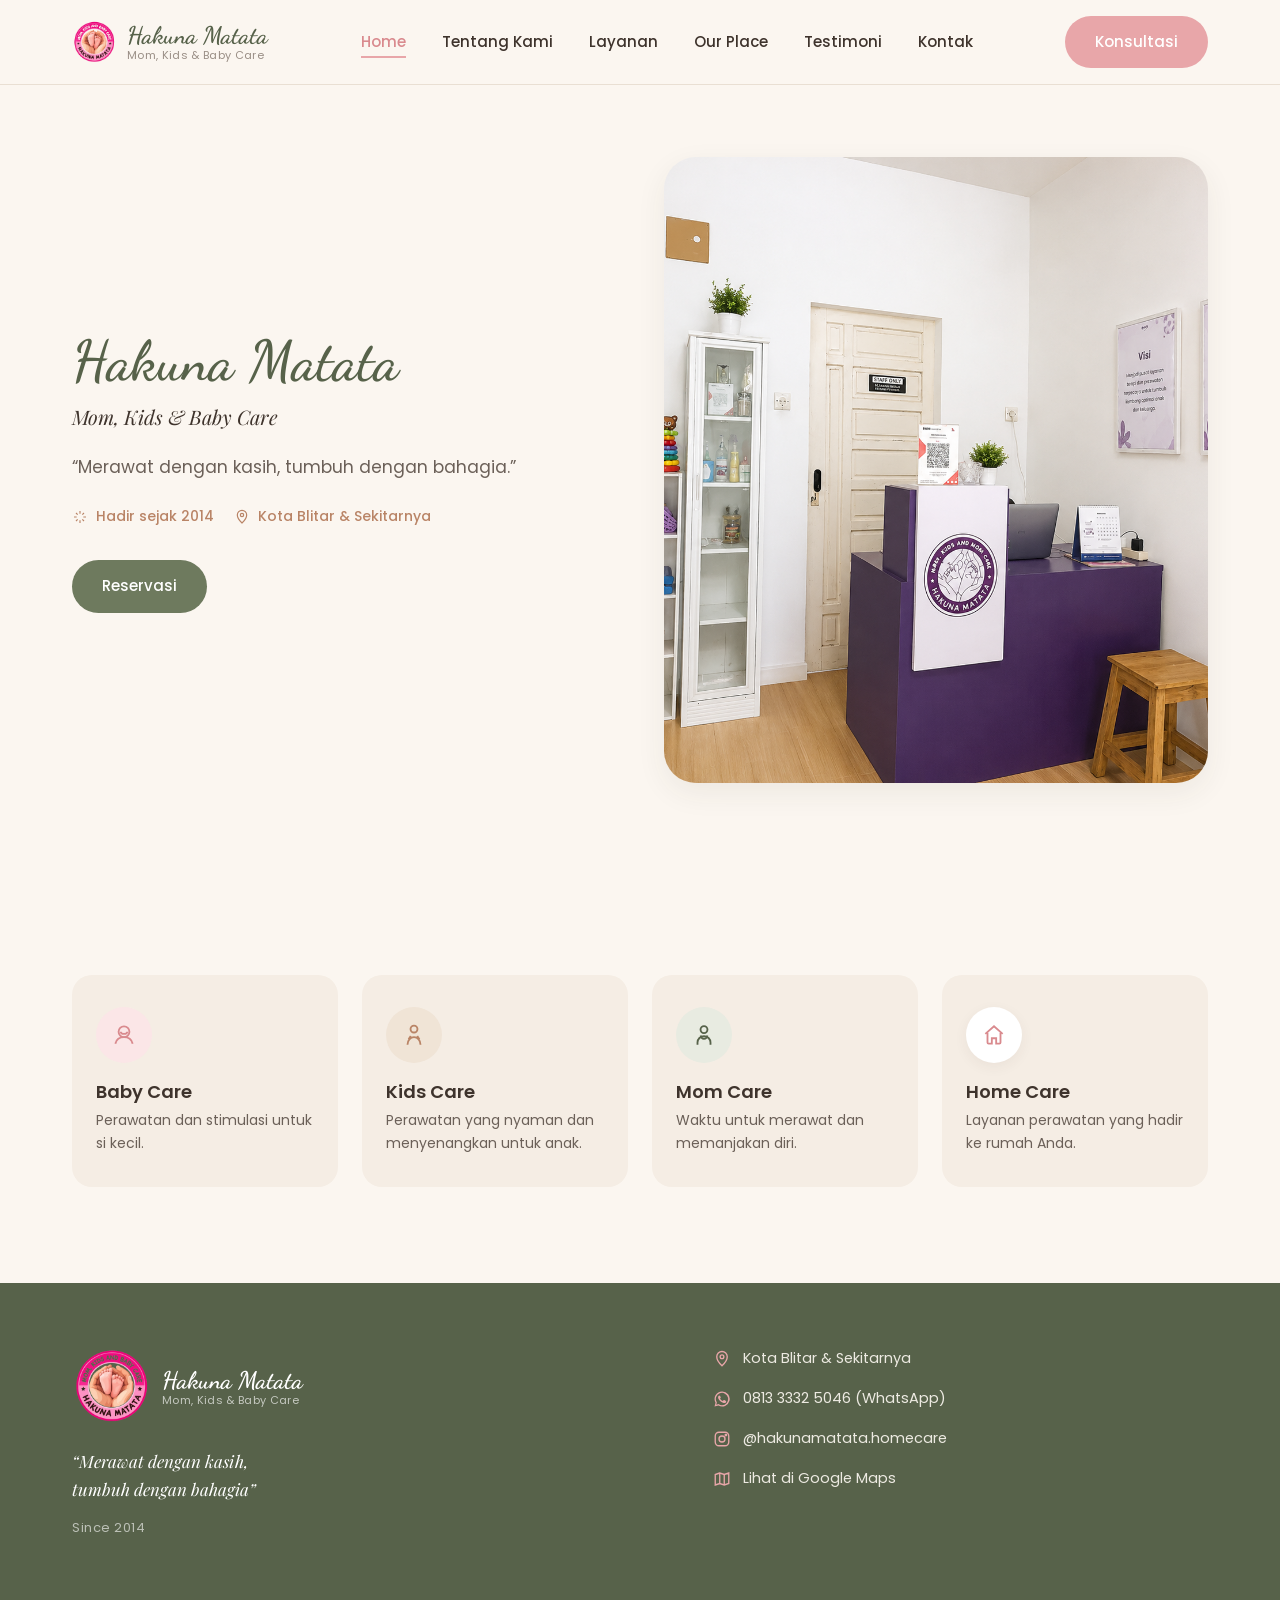
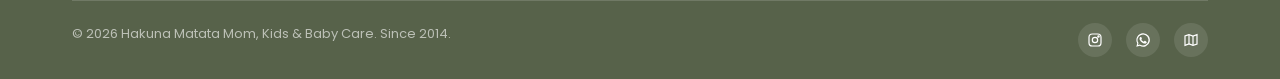
<file: index.html>
<!DOCTYPE html>
<html lang="id">
<head>
<meta charset="UTF-8">
<meta name="viewport" content="width=device-width, initial-scale=1.0">
<title>Hakuna Matata — Mom, Kids & Baby Care</title>
<meta name="description" content="Layanan perawatan Mom, Kids & Baby Care di Kota Blitar sejak 2014.">
<link rel="stylesheet" href="css/style.css">
</head>
<body>
  <header class="site-header">
    <div class="container">
      <a href="index.html" class="logo">
       <img src="images/logo.png" alt="hakuna-matata" height="45">
        <span class="logo-text">
          <span class="name">Hakuna Matata</span>
          <span class="sub">Mom, Kids &amp; Baby Care</span>
        </span>
      </a>

      <nav class="main-nav" aria-label="Navigasi utama">
        <ul>
          <li><a href="index.html" aria-current="page">Home</a></li>
          <li><a href="tentang-kami.html">Tentang Kami</a></li>
          <li><a href="layanan.html">Layanan</a></li>
          <li><a href="our-place.html">Our Place</a></li>
          <li><a href="testimoni.html">Testimoni</a></li>
          <li><a href="reservasi.html">Kontak</a></li>
        </ul>
      </nav>

      <div class="header-right">
        <a href="reservasi.html" class="btn btn-primary">Konsultasi</a>
        <button class="hamburger" aria-label="Buka menu" aria-expanded="false">
          <span></span><span></span><span></span>
        </button>
      </div>
    </div>
  </header>

  <nav class="mobile-nav" aria-label="Navigasi mobile">
    <ul>
      <li><a href="index.html">Home</a></li>
            <li><a href="tentang-kami.html">Tentang Kami</a></li>
            <li><a href="layanan.html">Layanan</a></li>
            <li><a href="our-place.html">Our Place</a></li>
            <li><a href="testimoni.html">Testimoni</a></li>
            <li><a href="reservasi.html">Kontak</a></li>
    </ul>
    <a href="reservasi.html" class="btn btn-primary btn-block">Konsultasi</a>
  </nav>


  <main>
    <section class="hero">
      
      <div class="container">
        <div class="hero-copy">
          
          <h1>Hakuna Matata</h1>
          <p class="hero-subtitle">Mom, Kids &amp; Baby Care</p>
          <p class="hero-tagline">&ldquo;Merawat dengan kasih, tumbuh dengan bahagia.&rdquo;</p>
          <ul class="hero-meta">
            <li><svg viewBox="0 0 24 24" fill="none" stroke="currentColor" stroke-width="1.7"><path d="M12 3v4M12 17v4M3 12h4M17 12h4M6 6l2.5 2.5M15.5 15.5 18 18M18 6l-2.5 2.5M8.5 15.5 6 18"/></svg> Hadir sejak 2014</li>
            <li><svg viewBox="0 0 24 24" fill="none" stroke="currentColor" stroke-width="1.8"><path d="M12 21s7-6.4 7-12a7 7 0 1 0-14 0c0 5.6 7 12 7 12Z"/><circle cx="12" cy="9" r="2.5"/></svg> Kota Blitar &amp; Sekitarnya</li>
          </ul>
          <div class="hero-cta">
            
            <a href="reservasi.html" class="btn btn-secondary">Reservasi</a>
          </div>
        </div>
        <div class="hero-visual">
          <div class="photo-frame"><img src="images/hero.png" alt="Ibu menggendong dan mencium bayinya" style="width:100%;height:100%;object-fit:cover;display:block"></div>
        </div>
      </div>
    </section>

    <section class="category-section">
      <div class="container">
        <div class="category-grid">
          <div class="category-card">
            <div class="icon-circle pink"><svg viewBox="0 0 24 24" fill="none" stroke="currentColor" stroke-width="1.7"><circle cx="12" cy="9" r="5"/><path d="M9 9c0 1 1 2 3 2s3-1 3-2M4 20c1-4 4-6 8-6s7 2 8 6"/></svg></div>
            <h3>Baby Care</h3>
            <p>Perawatan dan stimulasi untuk si kecil.</p>
          </div>
          <div class="category-card">
            <div class="icon-circle beige"><svg viewBox="0 0 24 24" fill="none" stroke="currentColor" stroke-width="1.7"><circle cx="12" cy="6.5" r="3.2"/><path d="M6 21c0-4 2.5-7 6-7s6 3 6 7M9 13l-2 3M15 13l2 3"/></svg></div>
            <h3>Kids Care</h3>
            <p>Perawatan yang nyaman dan menyenangkan untuk anak.</p>
          </div>
          <div class="category-card">
            <div class="icon-circle green"><svg viewBox="0 0 24 24" fill="none" stroke="currentColor" stroke-width="1.7"><circle cx="12" cy="7" r="3.2"/><path d="M6 21v-2c0-3.3 2.7-6 6-6s6 2.7 6 6v2"/><path d="M9 12.5c0 1.6 1.3 3 3 3s3-1.4 3-3"/></svg></div>
            <h3>Mom Care</h3>
            <p>Waktu untuk merawat dan memanjakan diri.</p>
          </div>
          <div class="category-card">
            <div class="icon-circle white"><svg viewBox="0 0 24 24" fill="none" stroke="currentColor" stroke-width="1.7"><path d="M4 11 12 4l8 7"/><path d="M6 10v9a1 1 0 0 0 1 1h3v-5h4v5h3a1 1 0 0 0 1-1v-9"/></svg></div>
            <h3>Home Care</h3>
            <p>Layanan perawatan yang hadir ke rumah Anda.</p>
          </div>
        </div>
      </div>
    </section>
  </main>

  <footer class="site-footer">
    <div class="container">
      <div class="footer-grid">
        <div class="footer-brand-col">
          <a href="index.html" class="logo footer-brand">
            <img src="images/logo.png" alt="Hakuna Matata" height="80">
             <span class="logo-text">
          <span class="name">Hakuna Matata</span>
          <span class="sub">Mom, Kids &amp; Baby Care</span>
        </span>
          </a>
          <p class="footer-tagline">&ldquo;Merawat dengan kasih,<br>tumbuh dengan bahagia&rdquo;</p>
          <p class="footer-since">Since 2014</p>
        </div>

        <ul class="footer-contact">
          <li><svg viewBox="0 0 24 24" fill="none" stroke="currentColor" stroke-width="1.8"><path d="M12 21s7-6.4 7-12a7 7 0 1 0-14 0c0 5.6 7 12 7 12Z"/><circle cx="12" cy="9" r="2.5"/></svg> Kota Blitar &amp; Sekitarnya</li>
          <li><svg viewBox="0 0 24 24" fill="currentColor"><path d="M12 2a10 10 0 0 0-8.6 15L2 22l5.2-1.4A10 10 0 1 0 12 2Zm0 18.2a8.2 8.2 0 0 1-4.2-1.2l-.3-.2-3.1.8.8-3-.2-.3A8.2 8.2 0 1 1 12 20.2Zm4.5-6.1c-.2-.1-1.5-.7-1.7-.8-.2-.1-.4-.1-.6.1-.2.2-.7.8-.8 1-.2.2-.3.2-.5.1-.2-.1-1-.4-2-1.2-.7-.6-1.2-1.4-1.4-1.6-.1-.2 0-.4.1-.5.1-.1.2-.3.4-.4.1-.2.2-.3.3-.5.1-.2 0-.4 0-.5s-.6-1.4-.8-1.9c-.2-.5-.4-.4-.6-.4h-.5c-.2 0-.5.1-.7.3-.2.2-.9.9-.9 2.2s1 2.6 1.1 2.7c.1.2 1.9 3 4.7 4.1.6.3 1.1.4 1.5.5.6.2 1.2.2 1.6.1.5-.1 1.5-.6 1.7-1.2.2-.6.2-1.1.1-1.2-.1-.1-.2-.2-.4-.3Z"/></svg> 0813 3332 5046 (WhatsApp)</li>
          <li><svg viewBox="0 0 24 24" fill="none" stroke="currentColor" stroke-width="1.8"><rect x="3" y="3" width="18" height="18" rx="5"/><circle cx="12" cy="12" r="4"/><circle cx="17.2" cy="6.8" r="1"/></svg> @hakunamatata.homecare</li>
          <li><svg viewBox="0 0 24 24" fill="none" stroke="currentColor" stroke-width="1.8"><path d="M9 4 3 6v14l6-2 6 2 6-2V4l-6 2-6-2Z"/><path d="M9 4v14M15 6v14"/></svg> Lihat di Google Maps</li>
        </ul>
      </div>

      <div class="footer-bottom">
        <p>&copy; 2026 Hakuna Matata Mom, Kids &amp; Baby Care. Since 2014.</p>
        <div class="footer-social">
          <a href="https://www.instagram.com/hakunamatata.homecare/" aria-label="Instagram"><svg viewBox="0 0 24 24" fill="none" stroke="currentColor" stroke-width="1.8"><rect x="3" y="3" width="18" height="18" rx="5"/><circle cx="12" cy="12" r="4"/><circle cx="17.2" cy="6.8" r="1"/></svg></a>
          <a href="https://wa.link/9uqncy" aria-label="WhatsApp"><svg viewBox="0 0 24 24" fill="currentColor"><path d="M12 2a10 10 0 0 0-8.6 15L2 22l5.2-1.4A10 10 0 1 0 12 2Zm0 18.2a8.2 8.2 0 0 1-4.2-1.2l-.3-.2-3.1.8.8-3-.2-.3A8.2 8.2 0 1 1 12 20.2Zm4.5-6.1c-.2-.1-1.5-.7-1.7-.8-.2-.1-.4-.1-.6.1-.2.2-.7.8-.8 1-.2.2-.3.2-.5.1-.2-.1-1-.4-2-1.2-.7-.6-1.2-1.4-1.4-1.6-.1-.2 0-.4.1-.5.1-.1.2-.3.4-.4.1-.2.2-.3.3-.5.1-.2 0-.4 0-.5s-.6-1.4-.8-1.9c-.2-.5-.4-.4-.6-.4h-.5c-.2 0-.5.1-.7.3-.2.2-.9.9-.9 2.2s1 2.6 1.1 2.7c.1.2 1.9 3 4.7 4.1.6.3 1.1.4 1.5.5.6.2 1.2.2 1.6.1.5-.1 1.5-.6 1.7-1.2.2-.6.2-1.1.1-1.2-.1-.1-.2-.2-.4-.3Z"/></svg></a>
          <a href="https://maps.app.goo.gl/PhGG6W6xkTYkWobD9" aria-label="Google Maps"><svg viewBox="0 0 24 24" fill="none" stroke="currentColor" stroke-width="1.8"><path d="M9 4 3 6v14l6-2 6 2 6-2V4l-6 2-6-2Z"/><path d="M9 4v14M15 6v14"/></svg></a>
        </div>
      </div>
    </div>
  </footer>

  <script src="js/script.js"></script>
</body>
</html>
</file>
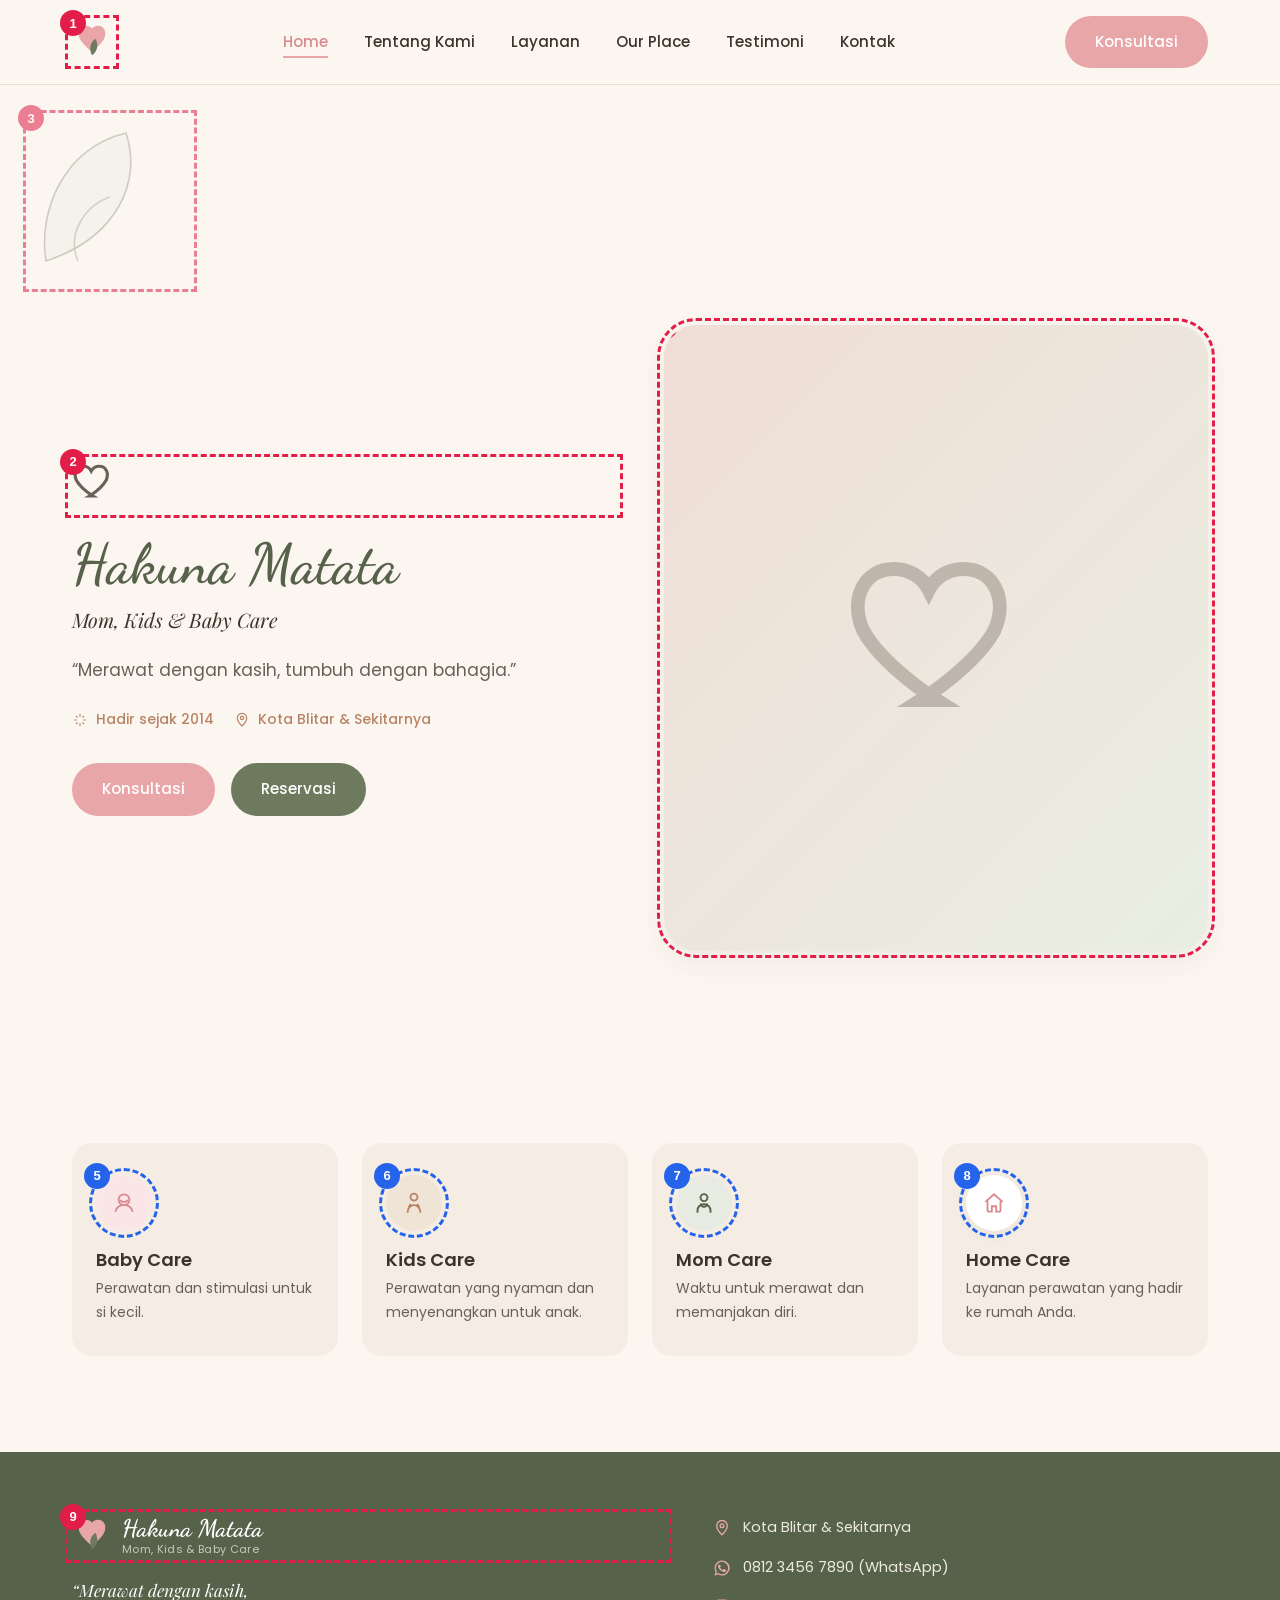
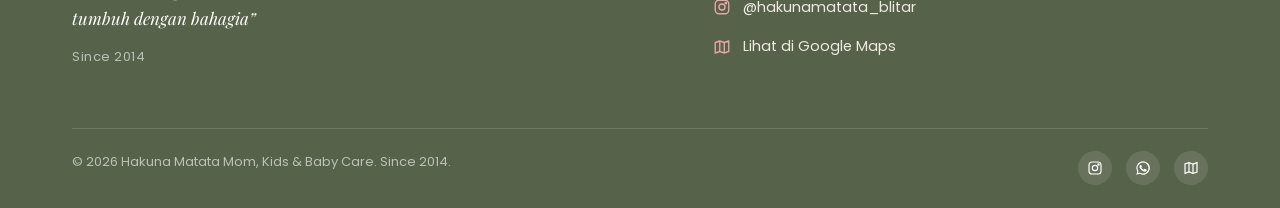
<file: home-care.html>
<!DOCTYPE html>
<html lang="id">
<head>
<meta charset="UTF-8">
<meta name="viewport" content="width=device-width, initial-scale=1.0">
<title>Hakuna Matata — Mom, Kids & Baby Care</title>
<meta name="description" content="Layanan perawatan Mom, Kids & Baby Care di Kota Blitar sejak 2014.">
<link rel="stylesheet" href="css/style.css">
<style>
/* HANYA PENANDA - bukan bagian website */
[data-slot]{outline:3px dashed #e11d48;outline-offset:4px;position:relative}
[data-slot]::after{content:attr(data-slot);position:absolute;top:-12px;left:-12px;min-width:26px;height:26px;display:flex;align-items:center;justify-content:center;background:#e11d48;color:#fff;font:700 13px/1 sans-serif;border-radius:99px;z-index:300}
[data-kind="ikon"]{outline-color:#2563eb}
[data-kind="ikon"]::after{background:#2563eb}
</style>
</head>
<body>
  <header class="site-header">
    <div class="container">
      <a href="index.html" class="logo" data-slot="1">
        <svg viewBox="0 0 48 48" fill="none" xmlns="http://www.w3.org/2000/svg">
<path d="M24 8C19 2 8 4 8 14c0 9 10 16 16 22 6-6 16-13 16-22C40 4 29 2 24 8Z" fill="#E8A6A9"/>
<path d="M24 40c-4-8-2-16 4-20 4 6 3 15-4 20Z" fill="#6E7A5E"/>
</svg>
      </a>

      <nav class="main-nav" aria-label="Navigasi utama">
        <ul>
          <li><a href="index.html" aria-current="page">Home</a></li>
          <li><a href="tentang-kami.html">Tentang Kami</a></li>
          <li><a href="layanan.html">Layanan</a></li>
          <li><a href="our-place.html">Our Place</a></li>
          <li><a href="testimoni.html">Testimoni</a></li>
          <li><a href="reservasi.html">Kontak</a></li>
        </ul>
      </nav>

      <div class="header-right">
        <a href="reservasi.html" class="btn btn-primary">Konsultasi</a>
        <button class="hamburger" aria-label="Buka menu" aria-expanded="false">
          <span></span><span></span><span></span>
        </button>
      </div>
    </div>
  </header>

  <nav class="mobile-nav" aria-label="Navigasi mobile">
    <ul>
      <li><a href="index.html">Home</a></li>
            <li><a href="tentang-kami.html">Tentang Kami</a></li>
            <li><a href="layanan.html">Layanan</a></li>
            <li><a href="our-place.html">Our Place</a></li>
            <li><a href="testimoni.html">Testimoni</a></li>
            <li><a href="reservasi.html">Kontak</a></li>
    </ul>
    <a href="reservasi.html" class="btn btn-primary btn-block">Konsultasi</a>
  </nav>


  <main>
    <section class="hero">
      <div class="deco-leaf top-right" data-slot="3"><svg viewBox="0 0 200 200" fill="none" xmlns="http://www.w3.org/2000/svg">
<path d="M20 180C10 120 40 40 120 20c20 60-10 130-100 160Z" stroke="#6E7A5E" stroke-width="2" fill="#E8EBE1" opacity="0.6"/>
<path d="M100 100c-30 10-55 45-40 80" stroke="#6E7A5E" stroke-width="2" fill="none" opacity="0.5"/>
</svg></div>
      <div class="container">
        <div class="hero-copy">
          <div class="hero-icon" data-slot="2"><svg viewBox="0 0 24 24" fill="none" stroke="currentColor" stroke-width="1.8"><path d="M12 20s-7-4.4-9.5-9C.7 7 2.5 3 6.5 3c2 0 3.7 1.1 4.5 2.7C11.8 4.1 13.5 3 15.5 3c4 0 5.8 4 4 8-2.5 4.6-9.5 9-9.5 9Z"/></svg></div>
          <h1>Hakuna Matata</h1>
          <p class="hero-subtitle">Mom, Kids &amp; Baby Care</p>
          <p class="hero-tagline">&ldquo;Merawat dengan kasih, tumbuh dengan bahagia.&rdquo;</p>
          <ul class="hero-meta">
            <li><svg viewBox="0 0 24 24" fill="none" stroke="currentColor" stroke-width="1.7"><path d="M12 3v4M12 17v4M3 12h4M17 12h4M6 6l2.5 2.5M15.5 15.5 18 18M18 6l-2.5 2.5M8.5 15.5 6 18"/></svg> Hadir sejak 2014</li>
            <li><svg viewBox="0 0 24 24" fill="none" stroke="currentColor" stroke-width="1.8"><path d="M12 21s7-6.4 7-12a7 7 0 1 0-14 0c0 5.6 7 12 7 12Z"/><circle cx="12" cy="9" r="2.5"/></svg> Kota Blitar &amp; Sekitarnya</li>
          </ul>
          <div class="hero-cta">
            <a href="reservasi.html" class="btn btn-primary">Konsultasi</a>
            <a href="reservasi.html" class="btn btn-secondary">Reservasi</a>
          </div>
        </div>
        <div class="hero-visual">
          <div class="photo-frame" data-slot="4"><div class="ph-img" style="--ph-a:#F0DED6; --ph-b:#E9EEE2;" role="img" aria-label="Ibu menggendong dan mencium bayinya"><svg viewBox="0 0 24 24" fill="none" stroke="currentColor" stroke-width="1.8"><path d="M12 20s-7-4.4-9.5-9C.7 7 2.5 3 6.5 3c2 0 3.7 1.1 4.5 2.7C11.8 4.1 13.5 3 15.5 3c4 0 5.8 4 4 8-2.5 4.6-9.5 9-9.5 9Z"/></svg></div></div>
        </div>
      </div>
    </section>

    <section class="category-section">
      <div class="container">
        <div class="category-grid">
          <div class="category-card">
            <div class="icon-circle pink" data-slot="5" data-kind="ikon"><svg viewBox="0 0 24 24" fill="none" stroke="currentColor" stroke-width="1.7"><circle cx="12" cy="9" r="5"/><path d="M9 9c0 1 1 2 3 2s3-1 3-2M4 20c1-4 4-6 8-6s7 2 8 6"/></svg></div>
            <h3>Baby Care</h3>
            <p>Perawatan dan stimulasi untuk si kecil.</p>
          </div>
          <div class="category-card">
            <div class="icon-circle beige" data-slot="6" data-kind="ikon"><svg viewBox="0 0 24 24" fill="none" stroke="currentColor" stroke-width="1.7"><circle cx="12" cy="6.5" r="3.2"/><path d="M6 21c0-4 2.5-7 6-7s6 3 6 7M9 13l-2 3M15 13l2 3"/></svg></div>
            <h3>Kids Care</h3>
            <p>Perawatan yang nyaman dan menyenangkan untuk anak.</p>
          </div>
          <div class="category-card">
            <div class="icon-circle green" data-slot="7" data-kind="ikon"><svg viewBox="0 0 24 24" fill="none" stroke="currentColor" stroke-width="1.7"><circle cx="12" cy="7" r="3.2"/><path d="M6 21v-2c0-3.3 2.7-6 6-6s6 2.7 6 6v2"/><path d="M9 12.5c0 1.6 1.3 3 3 3s3-1.4 3-3"/></svg></div>
            <h3>Mom Care</h3>
            <p>Waktu untuk merawat dan memanjakan diri.</p>
          </div>
          <div class="category-card">
            <div class="icon-circle white" data-slot="8" data-kind="ikon"><svg viewBox="0 0 24 24" fill="none" stroke="currentColor" stroke-width="1.7"><path d="M4 11 12 4l8 7"/><path d="M6 10v9a1 1 0 0 0 1 1h3v-5h4v5h3a1 1 0 0 0 1-1v-9"/></svg></div>
            <h3>Home Care</h3>
            <p>Layanan perawatan yang hadir ke rumah Anda.</p>
          </div>
        </div>
      </div>
    </section>
  </main>

  <footer class="site-footer">
    <div class="container">
      <div class="footer-grid">
        <div class="footer-brand-col">
          <a href="index.html" class="logo footer-brand" data-slot="9">
            <svg viewBox="0 0 48 48" fill="none" xmlns="http://www.w3.org/2000/svg">
<path d="M24 8C19 2 8 4 8 14c0 9 10 16 16 22 6-6 16-13 16-22C40 4 29 2 24 8Z" fill="#E8A6A9"/>
<path d="M24 40c-4-8-2-16 4-20 4 6 3 15-4 20Z" fill="#6E7A5E"/>
</svg>
            <span class="logo-text">
              <span class="name">Hakuna Matata</span>
              <span class="sub">Mom, Kids &amp; Baby Care</span>
            </span>
          </a>
          <p class="footer-tagline">&ldquo;Merawat dengan kasih,<br>tumbuh dengan bahagia&rdquo;</p>
          <p class="footer-since">Since 2014</p>
        </div>

        <ul class="footer-contact">
          <li><svg viewBox="0 0 24 24" fill="none" stroke="currentColor" stroke-width="1.8"><path d="M12 21s7-6.4 7-12a7 7 0 1 0-14 0c0 5.6 7 12 7 12Z"/><circle cx="12" cy="9" r="2.5"/></svg> Kota Blitar &amp; Sekitarnya</li>
          <li><svg viewBox="0 0 24 24" fill="currentColor"><path d="M12 2a10 10 0 0 0-8.6 15L2 22l5.2-1.4A10 10 0 1 0 12 2Zm0 18.2a8.2 8.2 0 0 1-4.2-1.2l-.3-.2-3.1.8.8-3-.2-.3A8.2 8.2 0 1 1 12 20.2Zm4.5-6.1c-.2-.1-1.5-.7-1.7-.8-.2-.1-.4-.1-.6.1-.2.2-.7.8-.8 1-.2.2-.3.2-.5.1-.2-.1-1-.4-2-1.2-.7-.6-1.2-1.4-1.4-1.6-.1-.2 0-.4.1-.5.1-.1.2-.3.4-.4.1-.2.2-.3.3-.5.1-.2 0-.4 0-.5s-.6-1.4-.8-1.9c-.2-.5-.4-.4-.6-.4h-.5c-.2 0-.5.1-.7.3-.2.2-.9.9-.9 2.2s1 2.6 1.1 2.7c.1.2 1.9 3 4.7 4.1.6.3 1.1.4 1.5.5.6.2 1.2.2 1.6.1.5-.1 1.5-.6 1.7-1.2.2-.6.2-1.1.1-1.2-.1-.1-.2-.2-.4-.3Z"/></svg> 0812 3456 7890 (WhatsApp)</li>
          <li><svg viewBox="0 0 24 24" fill="none" stroke="currentColor" stroke-width="1.8"><rect x="3" y="3" width="18" height="18" rx="5"/><circle cx="12" cy="12" r="4"/><circle cx="17.2" cy="6.8" r="1"/></svg> @hakunamatata_blitar</li>
          <li><svg viewBox="0 0 24 24" fill="none" stroke="currentColor" stroke-width="1.8"><path d="M9 4 3 6v14l6-2 6 2 6-2V4l-6 2-6-2Z"/><path d="M9 4v14M15 6v14"/></svg> Lihat di Google Maps</li>
        </ul>
      </div>

      <div class="footer-bottom">
        <p>&copy; 2026 Hakuna Matata Mom, Kids &amp; Baby Care. Since 2014.</p>
        <div class="footer-social">
          <a href="#" aria-label="Instagram"><svg viewBox="0 0 24 24" fill="none" stroke="currentColor" stroke-width="1.8"><rect x="3" y="3" width="18" height="18" rx="5"/><circle cx="12" cy="12" r="4"/><circle cx="17.2" cy="6.8" r="1"/></svg></a>
          <a href="#" aria-label="WhatsApp"><svg viewBox="0 0 24 24" fill="currentColor"><path d="M12 2a10 10 0 0 0-8.6 15L2 22l5.2-1.4A10 10 0 1 0 12 2Zm0 18.2a8.2 8.2 0 0 1-4.2-1.2l-.3-.2-3.1.8.8-3-.2-.3A8.2 8.2 0 1 1 12 20.2Zm4.5-6.1c-.2-.1-1.5-.7-1.7-.8-.2-.1-.4-.1-.6.1-.2.2-.7.8-.8 1-.2.2-.3.2-.5.1-.2-.1-1-.4-2-1.2-.7-.6-1.2-1.4-1.4-1.6-.1-.2 0-.4.1-.5.1-.1.2-.3.4-.4.1-.2.2-.3.3-.5.1-.2 0-.4 0-.5s-.6-1.4-.8-1.9c-.2-.5-.4-.4-.6-.4h-.5c-.2 0-.5.1-.7.3-.2.2-.9.9-.9 2.2s1 2.6 1.1 2.7c.1.2 1.9 3 4.7 4.1.6.3 1.1.4 1.5.5.6.2 1.2.2 1.6.1.5-.1 1.5-.6 1.7-1.2.2-.6.2-1.1.1-1.2-.1-.1-.2-.2-.4-.3Z"/></svg></a>
          <a href="#" aria-label="Google Maps"><svg viewBox="0 0 24 24" fill="none" stroke="currentColor" stroke-width="1.8"><path d="M9 4 3 6v14l6-2 6 2 6-2V4l-6 2-6-2Z"/><path d="M9 4v14M15 6v14"/></svg></a>
        </div>
      </div>
    </div>
  </footer>

  <script src="js/script.js"></script>
</body>
</html>
</file>
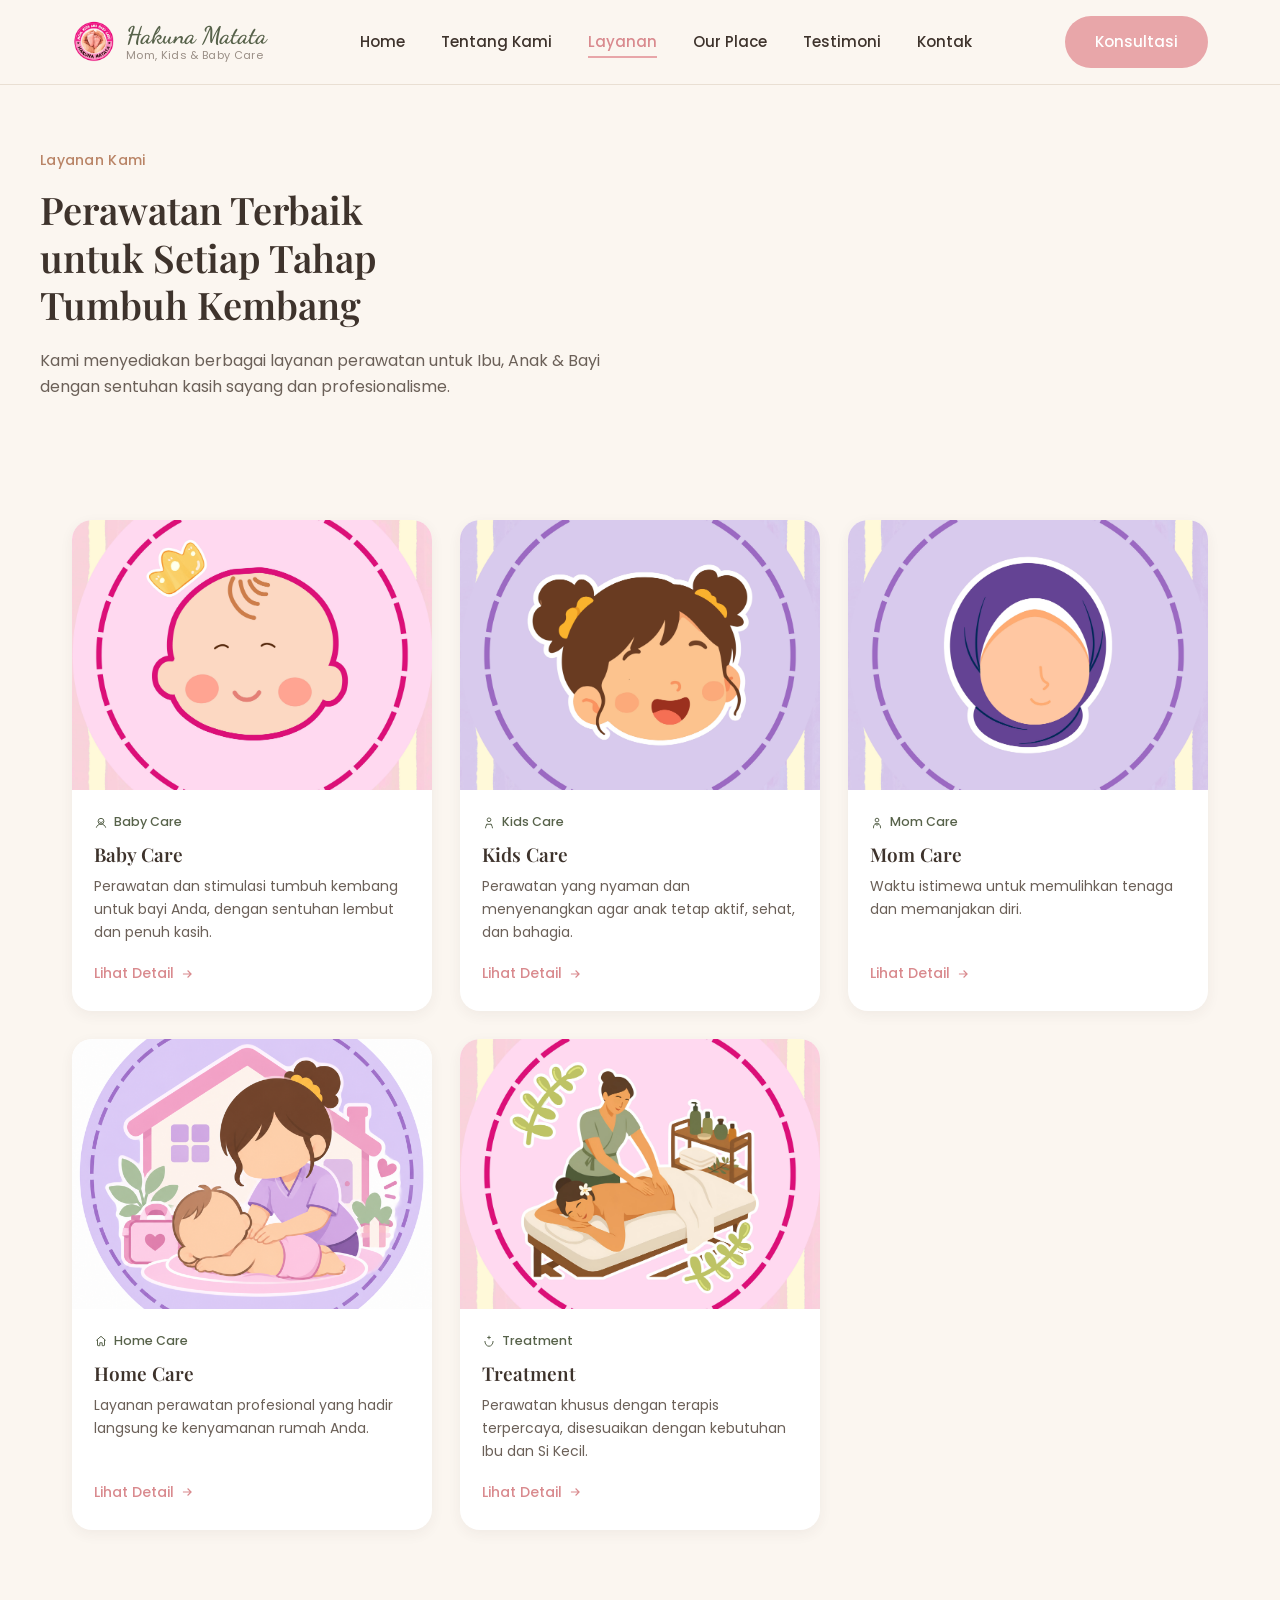
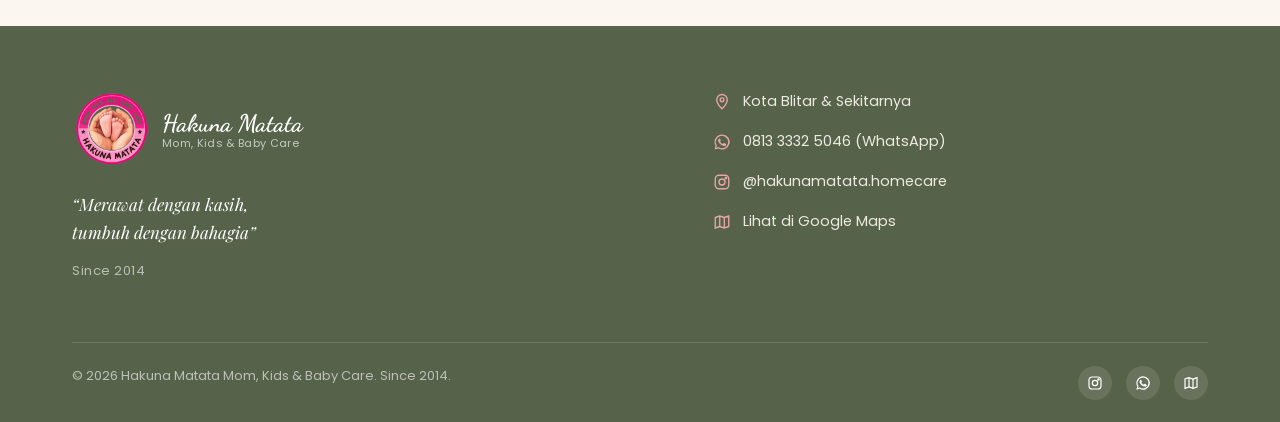
<file: layanan.html>
<!DOCTYPE html>
<html lang="id">
<head>
<meta charset="UTF-8">
<meta name="viewport" content="width=device-width, initial-scale=1.0">
<title>Layanan — Hakuna Matata</title>
<meta name="description" content="Baby Care, Kids Care, Mom Care, Home Care, dan Treatment di Hakuna Matata.">
<link rel="stylesheet" href="css/style.css">
</head>
<body>
  <header class="site-header">
    <div class="container">
      <a href="index.html" class="logo">
        <img src="images/logo.png" alt="Hakuna Matata" height="44">
        <span class="logo-text">
          <span class="name">Hakuna Matata</span>
          <span class="sub">Mom, Kids &amp; Baby Care</span>
        </span>
      </a>

      <nav class="main-nav" aria-label="Navigasi utama">
        <ul>
          <li><a href="index.html">Home</a></li>
          <li><a href="tentang-kami.html">Tentang Kami</a></li>
          <li><a href="layanan.html" aria-current="page">Layanan</a></li>
          <li><a href="our-place.html">Our Place</a></li>
          <li><a href="testimoni.html">Testimoni</a></li>
          <li><a href="reservasi.html">Kontak</a></li>
        </ul>
      </nav>

      <div class="header-right">
        <a href="reservasi.html" class="btn btn-primary">Konsultasi</a>
        <button class="hamburger" aria-label="Buka menu" aria-expanded="false">
          <span></span><span></span><span></span>
        </button>
      </div>
    </div>
  </header>

  <nav class="mobile-nav" aria-label="Navigasi mobile">
    <ul>
      <li><a href="index.html">Home</a></li>
            <li><a href="tentang-kami.html">Tentang Kami</a></li>
            <li><a href="layanan.html">Layanan</a></li>
            <li><a href="our-place.html">Our Place</a></li>
            <li><a href="testimoni.html">Testimoni</a></li>
            <li><a href="reservasi.html">Kontak</a></li>
    </ul>
    <a href="reservasi.html" class="btn btn-primary btn-block">Konsultasi</a>
  </nav>


  <main>
    <div class="page-heading container">
      <span class="eyebrow">Layanan Kami</span>
      <h1>Perawatan Terbaik untuk Setiap Tahap Tumbuh Kembang</h1>
      <p class="lead">Kami menyediakan berbagai layanan perawatan untuk Ibu, Anak &amp; Bayi dengan sentuhan kasih sayang dan profesionalisme.</p>
    </div>

    <section>
      <div class="container">
        <div class="service-grid">
          <div class="service-card">
            <div class="thumb"><img src="images/baby-care.jpg" alt="Baby Care" style="width:100%;height:100%;object-fit:cover;display:block"></div>
            <div class="body">
              <span class="tag"><svg viewBox="0 0 24 24" fill="none" stroke="currentColor" stroke-width="1.7"><circle cx="12" cy="9" r="5"/><path d="M9 9c0 1 1 2 3 2s3-1 3-2M4 20c1-4 4-6 8-6s7 2 8 6"/></svg> Baby Care</span>
              <h3>Baby Care</h3>
              <p>Perawatan dan stimulasi tumbuh kembang untuk bayi Anda, dengan sentuhan lembut dan penuh kasih.</p>
              <a href="reservasi.html" class="btn-link">Lihat Detail <svg viewBox="0 0 24 24" fill="none" stroke="currentColor" stroke-width="2"><path d="M5 12h14M13 6l6 6-6 6"/></svg></a>
            </div>
          </div>
          <div class="service-card">
            <div class="thumb"><img src="images/kids-care.jpg" alt="Kids Care" style="width:100%;height:100%;object-fit:cover;display:block"></div>
            <div class="body">
              <span class="tag"><svg viewBox="0 0 24 24" fill="none" stroke="currentColor" stroke-width="1.7"><circle cx="12" cy="6.5" r="3.2"/><path d="M6 21c0-4 2.5-7 6-7s6 3 6 7M9 13l-2 3M15 13l2 3"/></svg> Kids Care</span>
              <h3>Kids Care</h3>
              <p>Perawatan yang nyaman dan menyenangkan agar anak tetap aktif, sehat, dan bahagia.</p>
              <a href="reservasi.html" class="btn-link">Lihat Detail <svg viewBox="0 0 24 24" fill="none" stroke="currentColor" stroke-width="2"><path d="M5 12h14M13 6l6 6-6 6"/></svg></a>
            </div>
          </div>
          <div class="service-card">
            <div class="thumb"><img src="images/mom-care.jpg" alt="Mom Care" style="width:100%;height:100%;object-fit:cover;display:block"></div>
            <div class="body">
              <span class="tag"><svg viewBox="0 0 24 24" fill="none" stroke="currentColor" stroke-width="1.7"><circle cx="12" cy="7" r="3.2"/><path d="M6 21v-2c0-3.3 2.7-6 6-6s6 2.7 6 6v2"/><path d="M9 12.5c0 1.6 1.3 3 3 3s3-1.4 3-3"/></svg> Mom Care</span>
              <h3>Mom Care</h3>
              <p>Waktu istimewa untuk memulihkan tenaga dan memanjakan diri.</p>
              <a href="reservasi.html" class="btn-link">Lihat Detail <svg viewBox="0 0 24 24" fill="none" stroke="currentColor" stroke-width="2"><path d="M5 12h14M13 6l6 6-6 6"/></svg></a>
            </div>
          </div>
          <div class="service-card">
            <div class="thumb"><img src="images/homecare.png" alt="Home Care" style="width:100%;height:100%;object-fit:cover;display:block"></div>
            <div class="body">
              <span class="tag"><svg viewBox="0 0 24 24" fill="none" stroke="currentColor" stroke-width="1.7"><path d="M4 11 12 4l8 7"/><path d="M6 10v9a1 1 0 0 0 1 1h3v-5h4v5h3a1 1 0 0 0 1-1v-9"/></svg> Home Care</span>
              <h3>Home Care</h3>
              <p>Layanan perawatan profesional yang hadir langsung ke kenyamanan rumah Anda.</p>
              <a href="reservasi.html" class="btn-link">Lihat Detail <svg viewBox="0 0 24 24" fill="none" stroke="currentColor" stroke-width="2"><path d="M5 12h14M13 6l6 6-6 6"/></svg></a>
            </div>
          </div>
          <div class="service-card">
            <div class="thumb"><img src="images/treatment.jpg" alt="Treatment" style="width:100%;height:100%;object-fit:cover;display:block"></div>
            <div class="body">
              <span class="tag"><svg viewBox="0 0 24 24" fill="none" stroke="currentColor" stroke-width="1.7"><path d="M12 3v6M9 6h6"/><path d="M5 12c0 5 3 9 7 9s7-4 7-9"/></svg> Treatment</span>
              <h3>Treatment</h3>
              <p>Perawatan khusus dengan terapis terpercaya, disesuaikan dengan kebutuhan Ibu dan Si Kecil.</p>
              <a href="reservasi.html" class="btn-link">Lihat Detail <svg viewBox="0 0 24 24" fill="none" stroke="currentColor" stroke-width="2"><path d="M5 12h14M13 6l6 6-6 6"/></svg></a>
            </div>
          </div>
        </div>
      </div>
    </section>
  </main>

  <footer class="site-footer">
    <div class="container">
      <div class="footer-grid">
        <div class="footer-brand-col">
          <a href="index.html" class="logo footer-brand">
            <img src="images/logo.png" alt="Hakuna Matata" height="80">
             <span class="logo-text">
          <span class="name">Hakuna Matata</span>
          <span class="sub">Mom, Kids &amp; Baby Care</span>
        </span>
          </a>
          <p class="footer-tagline">&ldquo;Merawat dengan kasih,<br>tumbuh dengan bahagia&rdquo;</p>
          <p class="footer-since">Since 2014</p>
        </div>

        <ul class="footer-contact">
          <li><svg viewBox="0 0 24 24" fill="none" stroke="currentColor" stroke-width="1.8"><path d="M12 21s7-6.4 7-12a7 7 0 1 0-14 0c0 5.6 7 12 7 12Z"/><circle cx="12" cy="9" r="2.5"/></svg> Kota Blitar &amp; Sekitarnya</li>
          <li><svg viewBox="0 0 24 24" fill="currentColor"><path d="M12 2a10 10 0 0 0-8.6 15L2 22l5.2-1.4A10 10 0 1 0 12 2Zm0 18.2a8.2 8.2 0 0 1-4.2-1.2l-.3-.2-3.1.8.8-3-.2-.3A8.2 8.2 0 1 1 12 20.2Zm4.5-6.1c-.2-.1-1.5-.7-1.7-.8-.2-.1-.4-.1-.6.1-.2.2-.7.8-.8 1-.2.2-.3.2-.5.1-.2-.1-1-.4-2-1.2-.7-.6-1.2-1.4-1.4-1.6-.1-.2 0-.4.1-.5.1-.1.2-.3.4-.4.1-.2.2-.3.3-.5.1-.2 0-.4 0-.5s-.6-1.4-.8-1.9c-.2-.5-.4-.4-.6-.4h-.5c-.2 0-.5.1-.7.3-.2.2-.9.9-.9 2.2s1 2.6 1.1 2.7c.1.2 1.9 3 4.7 4.1.6.3 1.1.4 1.5.5.6.2 1.2.2 1.6.1.5-.1 1.5-.6 1.7-1.2.2-.6.2-1.1.1-1.2-.1-.1-.2-.2-.4-.3Z"/></svg> 0813 3332 5046 (WhatsApp)</li>
          <li><svg viewBox="0 0 24 24" fill="none" stroke="currentColor" stroke-width="1.8"><rect x="3" y="3" width="18" height="18" rx="5"/><circle cx="12" cy="12" r="4"/><circle cx="17.2" cy="6.8" r="1"/></svg> @hakunamatata.homecare</li>
          <li><svg viewBox="0 0 24 24" fill="none" stroke="currentColor" stroke-width="1.8"><path d="M9 4 3 6v14l6-2 6 2 6-2V4l-6 2-6-2Z"/><path d="M9 4v14M15 6v14"/></svg> Lihat di Google Maps</li>
        </ul>
      </div>

      <div class="footer-bottom">
        <p>&copy; 2026 Hakuna Matata Mom, Kids &amp; Baby Care. Since 2014.</p>
        <div class="footer-social">
          <a href="https://www.instagram.com/hakunamatata.homecare/" aria-label="Instagram"><svg viewBox="0 0 24 24" fill="none" stroke="currentColor" stroke-width="1.8"><rect x="3" y="3" width="18" height="18" rx="5"/><circle cx="12" cy="12" r="4"/><circle cx="17.2" cy="6.8" r="1"/></svg></a>
          <a href="https://wa.link/9uqncy" aria-label="WhatsApp"><svg viewBox="0 0 24 24" fill="currentColor"><path d="M12 2a10 10 0 0 0-8.6 15L2 22l5.2-1.4A10 10 0 1 0 12 2Zm0 18.2a8.2 8.2 0 0 1-4.2-1.2l-.3-.2-3.1.8.8-3-.2-.3A8.2 8.2 0 1 1 12 20.2Zm4.5-6.1c-.2-.1-1.5-.7-1.7-.8-.2-.1-.4-.1-.6.1-.2.2-.7.8-.8 1-.2.2-.3.2-.5.1-.2-.1-1-.4-2-1.2-.7-.6-1.2-1.4-1.4-1.6-.1-.2 0-.4.1-.5.1-.1.2-.3.4-.4.1-.2.2-.3.3-.5.1-.2 0-.4 0-.5s-.6-1.4-.8-1.9c-.2-.5-.4-.4-.6-.4h-.5c-.2 0-.5.1-.7.3-.2.2-.9.9-.9 2.2s1 2.6 1.1 2.7c.1.2 1.9 3 4.7 4.1.6.3 1.1.4 1.5.5.6.2 1.2.2 1.6.1.5-.1 1.5-.6 1.7-1.2.2-.6.2-1.1.1-1.2-.1-.1-.2-.2-.4-.3Z"/></svg></a>
          <a href="https://maps.app.goo.gl/PhGG6W6xkTYkWobD9" aria-label="Google Maps"><svg viewBox="0 0 24 24" fill="none" stroke="currentColor" stroke-width="1.8"><path d="M9 4 3 6v14l6-2 6 2 6-2V4l-6 2-6-2Z"/><path d="M9 4v14M15 6v14"/></svg></a>
        </div>
      </div>
    </div>
  </footer>

  <script src="js/script.js"></script>
</body>
</html>
</file>
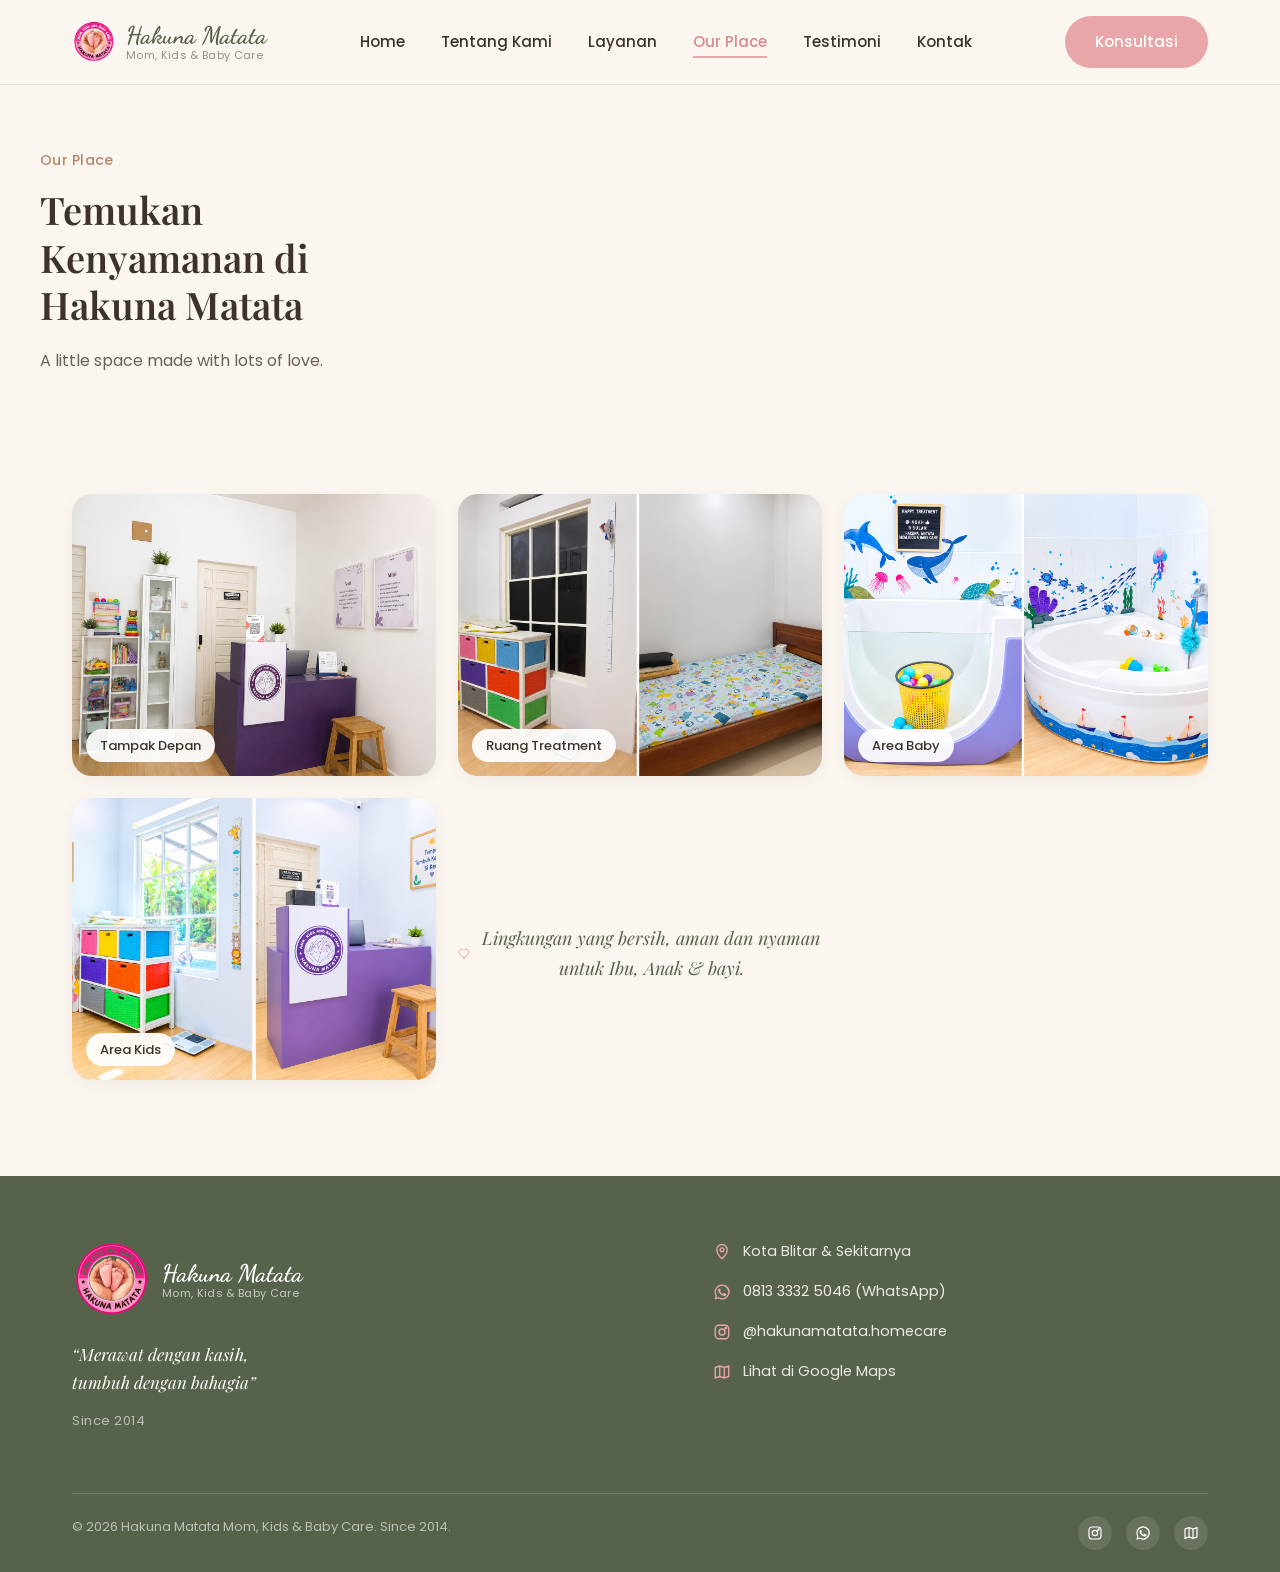
<file: our-place.html>
<!DOCTYPE html>
<html lang="id">
<head>
<meta charset="UTF-8">
<meta name="viewport" content="width=device-width, initial-scale=1.0">
<title>Our Place — Hakuna Matata</title>
<meta name="description" content="Temukan kenyamanan ruang perawatan Hakuna Matata.">
<link rel="stylesheet" href="css/style.css">
</head>
<body>
  <header class="site-header">
    <div class="container">
      <a href="index.html" class="logo">
        <img src="images/logo.png" alt="Hakuna Matata" height="44">
        <span class="logo-text">
          <span class="name">Hakuna Matata</span>
          <span class="sub">Mom, Kids &amp; Baby Care</span>
        </span>
      </a>

      <nav class="main-nav" aria-label="Navigasi utama">
        <ul>
          <li><a href="index.html">Home</a></li>
          <li><a href="tentang-kami.html">Tentang Kami</a></li>
          <li><a href="layanan.html">Layanan</a></li>
          <li><a href="our-place.html" aria-current="page">Our Place</a></li>
          <li><a href="testimoni.html">Testimoni</a></li>
          <li><a href="reservasi.html">Kontak</a></li>
        </ul>
      </nav>

      <div class="header-right">
        <a href="reservasi.html" class="btn btn-primary">Konsultasi</a>
        <button class="hamburger" aria-label="Buka menu" aria-expanded="false">
          <span></span><span></span><span></span>
        </button>
      </div>
    </div>
  </header>

  <nav class="mobile-nav" aria-label="Navigasi mobile">
    <ul>
      <li><a href="index.html">Home</a></li>
            <li><a href="tentang-kami.html">Tentang Kami</a></li>
            <li><a href="layanan.html">Layanan</a></li>
            <li><a href="our-place.html">Our Place</a></li>
            <li><a href="testimoni.html">Testimoni</a></li>
            <li><a href="reservasi.html">Kontak</a></li>
    </ul>
    <a href="reservasi.html" class="btn btn-primary btn-block">Konsultasi</a>
  </nav>


  <main>
    <div class="page-heading container">
      <span class="eyebrow">Our Place</span>
      <h1>Temukan Kenyamanan di Hakuna Matata</h1>
      <p class="lead">A little space made with lots of love. </p>
    </div>

    <section>
      <div class="container">
        <div class="gallery-grid">
          <div class="gallery-item">
               <img src="images/hero.png" alt="resepsionis" style="width:100%;height:100%;object-fit:cover">
            <span class="tag">Tampak Depan</span>
          </div>
          <div class="gallery-item">
            <img src="images/fasilitas(1).png" alt="ruang treatment" style="width:100%;height:100%;object-fit:cover">
            <span class="tag">Ruang Treatment</span>
          </div>
          <div class="gallery-item">
            <img src="images/kolam.png" alt="area bayi" style="width:100%;height:100%;object-fit:cover">
            <span class="tag">Area Baby</span>
          </div>
          <div class="gallery-item">
           <div class="gallery-item">
            <img src="images/fasilitas(2).png" alt="Area Anak" style="width:100%;height:100%;object-fit:cover">
            <span class="tag">Area Kids</span>
          </div>
          <div class="gallery-item">
            <div class="ph-img" style="--ph-a:#E9EEE2; --ph-b:#F5EDE4;" role="img" aria-label="Area Mom"><svg viewBox="0 0 24 24" fill="none" stroke="currentColor" stroke-width="1.8"><path d="M12 20s-7-4.4-9.5-9C.7 7 2.5 3 6.5 3c2 0 3.7 1.1 4.5 2.7C11.8 4.1 13.5 3 15.5 3c4 0 5.8 4 4 8-2.5 4.6-9.5 9-9.5 9Z"/></svg></div>
            <span class="tag">Area Mom</span>
          </div>
          <div class="gallery-item">
            <div class="ph-img" style="--ph-a:#F5E3DF; --ph-b:#EFE7DC;" role="img" aria-label="Fasilitas"><svg viewBox="0 0 24 24" fill="none" stroke="currentColor" stroke-width="1.8"><path d="M12 20s-7-4.4-9.5-9C.7 7 2.5 3 6.5 3c2 0 3.7 1.1 4.5 2.7C11.8 4.1 13.5 3 15.5 3c4 0 5.8 4 4 8-2.5 4.6-9.5 9-9.5 9Z"/></svg></div>
            <span class="tag">Fasilitas</span>
          </div>
        </div>
        <p class="gallery-closing"><svg viewBox="0 0 24 24" fill="none" stroke="currentColor" stroke-width="1.8"><path d="M12 20s-7-4.4-9.5-9C.7 7 2.5 3 6.5 3c2 0 3.7 1.1 4.5 2.7C11.8 4.1 13.5 3 15.5 3c4 0 5.8 4 4 8-2.5 4.6-9.5 9-9.5 9Z"/></svg> Lingkungan yang bersih, aman dan nyaman untuk Ibu, Anak &amp; bayi.</p>
      </div>
    </section>
  </main>

  <footer class="site-footer">
    <div class="container">
      <div class="footer-grid">
        <div class="footer-brand-col">
          <a href="index.html" class="logo footer-brand">
            <img src="images/logo.png" alt="Hakuna Matata" height="80">
             <span class="logo-text">
          <span class="name">Hakuna Matata</span>
          <span class="sub">Mom, Kids &amp; Baby Care</span>
        </span>
          </a>
          <p class="footer-tagline">&ldquo;Merawat dengan kasih,<br>tumbuh dengan bahagia&rdquo;</p>
          <p class="footer-since">Since 2014</p>
        </div>

        <ul class="footer-contact">
          <li><svg viewBox="0 0 24 24" fill="none" stroke="currentColor" stroke-width="1.8"><path d="M12 21s7-6.4 7-12a7 7 0 1 0-14 0c0 5.6 7 12 7 12Z"/><circle cx="12" cy="9" r="2.5"/></svg> Kota Blitar &amp; Sekitarnya</li>
          <li><svg viewBox="0 0 24 24" fill="currentColor"><path d="M12 2a10 10 0 0 0-8.6 15L2 22l5.2-1.4A10 10 0 1 0 12 2Zm0 18.2a8.2 8.2 0 0 1-4.2-1.2l-.3-.2-3.1.8.8-3-.2-.3A8.2 8.2 0 1 1 12 20.2Zm4.5-6.1c-.2-.1-1.5-.7-1.7-.8-.2-.1-.4-.1-.6.1-.2.2-.7.8-.8 1-.2.2-.3.2-.5.1-.2-.1-1-.4-2-1.2-.7-.6-1.2-1.4-1.4-1.6-.1-.2 0-.4.1-.5.1-.1.2-.3.4-.4.1-.2.2-.3.3-.5.1-.2 0-.4 0-.5s-.6-1.4-.8-1.9c-.2-.5-.4-.4-.6-.4h-.5c-.2 0-.5.1-.7.3-.2.2-.9.9-.9 2.2s1 2.6 1.1 2.7c.1.2 1.9 3 4.7 4.1.6.3 1.1.4 1.5.5.6.2 1.2.2 1.6.1.5-.1 1.5-.6 1.7-1.2.2-.6.2-1.1.1-1.2-.1-.1-.2-.2-.4-.3Z"/></svg> 0813 3332 5046 (WhatsApp)</li>
          <li><svg viewBox="0 0 24 24" fill="none" stroke="currentColor" stroke-width="1.8"><rect x="3" y="3" width="18" height="18" rx="5"/><circle cx="12" cy="12" r="4"/><circle cx="17.2" cy="6.8" r="1"/></svg> @hakunamatata.homecare</li>
          <li><svg viewBox="0 0 24 24" fill="none" stroke="currentColor" stroke-width="1.8"><path d="M9 4 3 6v14l6-2 6 2 6-2V4l-6 2-6-2Z"/><path d="M9 4v14M15 6v14"/></svg> Lihat di Google Maps</li>
        </ul>
      </div>

      <div class="footer-bottom">
        <p>&copy; 2026 Hakuna Matata Mom, Kids &amp; Baby Care. Since 2014.</p>
        <div class="footer-social">
          <a href="https://www.instagram.com/hakunamatata.homecare/" aria-label="Instagram"><svg viewBox="0 0 24 24" fill="none" stroke="currentColor" stroke-width="1.8"><rect x="3" y="3" width="18" height="18" rx="5"/><circle cx="12" cy="12" r="4"/><circle cx="17.2" cy="6.8" r="1"/></svg></a>
          <a href="https://wa.link/9uqncy" aria-label="WhatsApp"><svg viewBox="0 0 24 24" fill="currentColor"><path d="M12 2a10 10 0 0 0-8.6 15L2 22l5.2-1.4A10 10 0 1 0 12 2Zm0 18.2a8.2 8.2 0 0 1-4.2-1.2l-.3-.2-3.1.8.8-3-.2-.3A8.2 8.2 0 1 1 12 20.2Zm4.5-6.1c-.2-.1-1.5-.7-1.7-.8-.2-.1-.4-.1-.6.1-.2.2-.7.8-.8 1-.2.2-.3.2-.5.1-.2-.1-1-.4-2-1.2-.7-.6-1.2-1.4-1.4-1.6-.1-.2 0-.4.1-.5.1-.1.2-.3.4-.4.1-.2.2-.3.3-.5.1-.2 0-.4 0-.5s-.6-1.4-.8-1.9c-.2-.5-.4-.4-.6-.4h-.5c-.2 0-.5.1-.7.3-.2.2-.9.9-.9 2.2s1 2.6 1.1 2.7c.1.2 1.9 3 4.7 4.1.6.3 1.1.4 1.5.5.6.2 1.2.2 1.6.1.5-.1 1.5-.6 1.7-1.2.2-.6.2-1.1.1-1.2-.1-.1-.2-.2-.4-.3Z"/></svg></a>
          <a href="https://maps.app.goo.gl/PhGG6W6xkTYkWobD9" aria-label="Google Maps"><svg viewBox="0 0 24 24" fill="none" stroke="currentColor" stroke-width="1.8"><path d="M9 4 3 6v14l6-2 6 2 6-2V4l-6 2-6-2Z"/><path d="M9 4v14M15 6v14"/></svg></a>
        </div>
      </div>
    </div>
  </footer>

  <script src="js/script.js"></script>
</body>
</html>
</file>
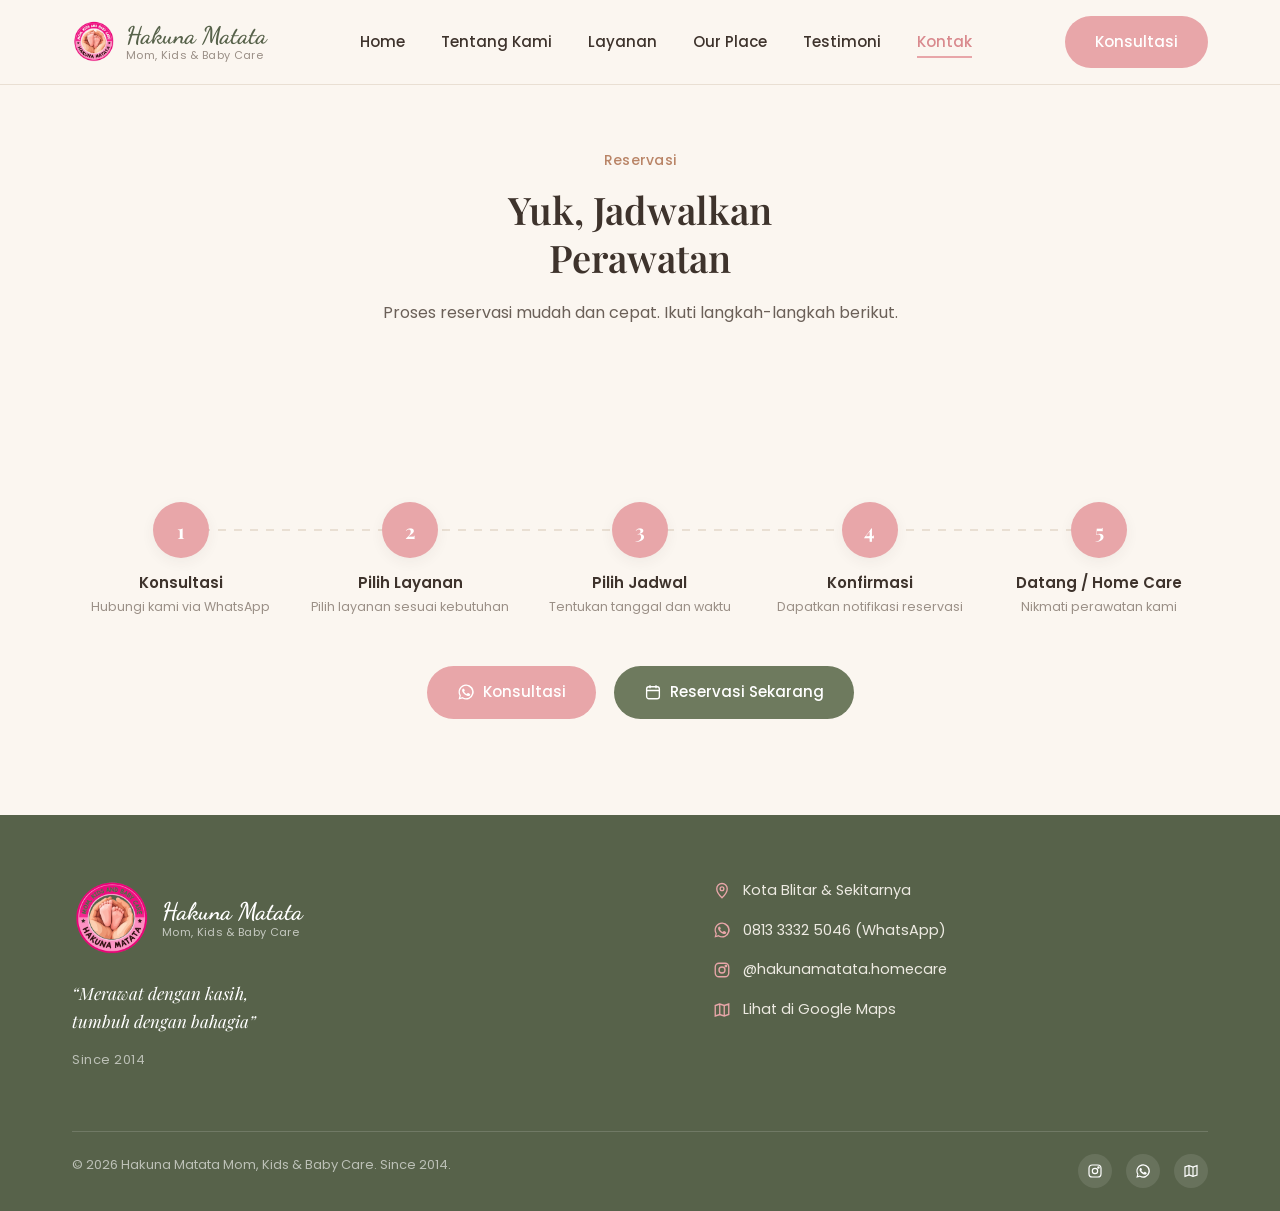
<file: reservasi.html>
<!DOCTYPE html>
<html lang="id">
<head>
<meta charset="UTF-8">
<meta name="viewport" content="width=device-width, initial-scale=1.0">
<title>Reservasi — Hakuna Matata</title>
<meta name="description" content="Jadwalkan perawatan Mom, Kids & Baby Care di Hakuna Matata dengan mudah.">
<link rel="stylesheet" href="css/style.css">
</head>
<body>
  <header class="site-header">
    <div class="container">
      <a href="index.html" class="logo">
        <img src="images/logo.png" alt="Hakuna Matata" height="44">
        <span class="logo-text">
          <span class="name">Hakuna Matata</span>
          <span class="sub">Mom, Kids &amp; Baby Care</span>
        </span>
      </a>

      <nav class="main-nav" aria-label="Navigasi utama">
        <ul>
          <li><a href="index.html">Home</a></li>
          <li><a href="tentang-kami.html">Tentang Kami</a></li>
          <li><a href="layanan.html">Layanan</a></li>
          <li><a href="our-place.html">Our Place</a></li>
          <li><a href="testimoni.html">Testimoni</a></li>
          <li><a href="reservasi.html" aria-current="page">Kontak</a></li>
        </ul>
      </nav>

      <div class="header-right">
        <a href="reservasi.html" class="btn btn-primary">Konsultasi</a>
        <button class="hamburger" aria-label="Buka menu" aria-expanded="false">
          <span></span><span></span><span></span>
        </button>
      </div>
    </div>
  </header>

  <nav class="mobile-nav" aria-label="Navigasi mobile">
    <ul>
      <li><a href="index.html">Home</a></li>
            <li><a href="tentang-kami.html">Tentang Kami</a></li>
            <li><a href="layanan.html">Layanan</a></li>
            <li><a href="our-place.html">Our Place</a></li>
            <li><a href="testimoni.html">Testimoni</a></li>
            <li><a href="reservasi.html">Kontak</a></li>
    </ul>
    <a href="reservasi.html" class="btn btn-primary btn-block">Konsultasi</a>
  </nav>


  <main>
    <div class="page-heading container" style="text-align:center; margin: 0 auto;">
      <span class="eyebrow">Reservasi</span>
      <h1 style="margin-left:auto; margin-right:auto;">Yuk, Jadwalkan Perawatan</h1>
      <p class="lead" style="margin-left:auto; margin-right:auto;">Proses reservasi mudah dan cepat. Ikuti langkah-langkah berikut.</p>
    </div>

    <section>
      <div class="container">
        <div class="steps-row">
        <div class="step-item">
          <div class="step-number">1</div>
          <h3>Konsultasi</h3>
          <p>Hubungi kami via WhatsApp</p>
        </div>
        <div class="step-item">
          <div class="step-number">2</div>
          <h3>Pilih Layanan</h3>
          <p>Pilih layanan sesuai kebutuhan</p>
        </div>
        <div class="step-item">
          <div class="step-number">3</div>
          <h3>Pilih Jadwal</h3>
          <p>Tentukan tanggal dan waktu</p>
        </div>
        <div class="step-item">
          <div class="step-number">4</div>
          <h3>Konfirmasi</h3>
          <p>Dapatkan notifikasi reservasi</p>
        </div>
        <div class="step-item">
          <div class="step-number">5</div>
          <h3>Datang / Home Care</h3>
          <p>Nikmati perawatan kami</p>
        </div>
        </div>
        <div class="reservation-cta">
          <a href="https://wa.me/6281333325046" class="btn btn-primary"><svg viewBox="0 0 24 24" fill="currentColor"><path d="M12 2a10 10 0 0 0-8.6 15L2 22l5.2-1.4A10 10 0 1 0 12 2Zm0 18.2a8.2 8.2 0 0 1-4.2-1.2l-.3-.2-3.1.8.8-3-.2-.3A8.2 8.2 0 1 1 12 20.2Zm4.5-6.1c-.2-.1-1.5-.7-1.7-.8-.2-.1-.4-.1-.6.1-.2.2-.7.8-.8 1-.2.2-.3.2-.5.1-.2-.1-1-.4-2-1.2-.7-.6-1.2-1.4-1.4-1.6-.1-.2 0-.4.1-.5.1-.1.2-.3.4-.4.1-.2.2-.3.3-.5.1-.2 0-.4 0-.5s-.6-1.4-.8-1.9c-.2-.5-.4-.4-.6-.4h-.5c-.2 0-.5.1-.7.3-.2.2-.9.9-.9 2.2s1 2.6 1.1 2.7c.1.2 1.9 3 4.7 4.1.6.3 1.1.4 1.5.5.6.2 1.2.2 1.6.1.5-.1 1.5-.6 1.7-1.2.2-.6.2-1.1.1-1.2-.1-.1-.2-.2-.4-.3Z"/></svg> Konsultasi </a>
          <a href="https://wa.link/9uqncy" class="btn btn-secondary"><svg viewBox="0 0 24 24" fill="none" stroke="currentColor" stroke-width="1.8"><rect x="3.5" y="5" width="17" height="16" rx="3"/><path d="M8 3v4M16 3v4M3.5 10h17"/></svg> Reservasi Sekarang</a>
        </div>
      </div>
    </section>
  </main>

 <footer class="site-footer">
    <div class="container">
      <div class="footer-grid">
        <div class="footer-brand-col">
          <a href="index.html" class="logo footer-brand">
            <img src="images/logo.png" alt="Hakuna Matata" height="80">
             <span class="logo-text">
          <span class="name">Hakuna Matata</span>
          <span class="sub">Mom, Kids &amp; Baby Care</span>
        </span>
          </a>
          <p class="footer-tagline">&ldquo;Merawat dengan kasih,<br>tumbuh dengan bahagia&rdquo;</p>
          <p class="footer-since">Since 2014</p>
        </div>

        <ul class="footer-contact">
          <li><svg viewBox="0 0 24 24" fill="none" stroke="currentColor" stroke-width="1.8"><path d="M12 21s7-6.4 7-12a7 7 0 1 0-14 0c0 5.6 7 12 7 12Z"/><circle cx="12" cy="9" r="2.5"/></svg> Kota Blitar &amp; Sekitarnya</li>
          <li><svg viewBox="0 0 24 24" fill="currentColor"><path d="M12 2a10 10 0 0 0-8.6 15L2 22l5.2-1.4A10 10 0 1 0 12 2Zm0 18.2a8.2 8.2 0 0 1-4.2-1.2l-.3-.2-3.1.8.8-3-.2-.3A8.2 8.2 0 1 1 12 20.2Zm4.5-6.1c-.2-.1-1.5-.7-1.7-.8-.2-.1-.4-.1-.6.1-.2.2-.7.8-.8 1-.2.2-.3.2-.5.1-.2-.1-1-.4-2-1.2-.7-.6-1.2-1.4-1.4-1.6-.1-.2 0-.4.1-.5.1-.1.2-.3.4-.4.1-.2.2-.3.3-.5.1-.2 0-.4 0-.5s-.6-1.4-.8-1.9c-.2-.5-.4-.4-.6-.4h-.5c-.2 0-.5.1-.7.3-.2.2-.9.9-.9 2.2s1 2.6 1.1 2.7c.1.2 1.9 3 4.7 4.1.6.3 1.1.4 1.5.5.6.2 1.2.2 1.6.1.5-.1 1.5-.6 1.7-1.2.2-.6.2-1.1.1-1.2-.1-.1-.2-.2-.4-.3Z"/></svg> 0813 3332 5046 (WhatsApp)</li>
          <li><svg viewBox="0 0 24 24" fill="none" stroke="currentColor" stroke-width="1.8"><rect x="3" y="3" width="18" height="18" rx="5"/><circle cx="12" cy="12" r="4"/><circle cx="17.2" cy="6.8" r="1"/></svg> @hakunamatata.homecare</li>
          <li><svg viewBox="0 0 24 24" fill="none" stroke="currentColor" stroke-width="1.8"><path d="M9 4 3 6v14l6-2 6 2 6-2V4l-6 2-6-2Z"/><path d="M9 4v14M15 6v14"/></svg> Lihat di Google Maps</li>
        </ul>
      </div>

      <div class="footer-bottom">
        <p>&copy; 2026 Hakuna Matata Mom, Kids &amp; Baby Care. Since 2014.</p>
        <div class="footer-social">
          <a href="https://www.instagram.com/hakunamatata.homecare/" aria-label="Instagram"><svg viewBox="0 0 24 24" fill="none" stroke="currentColor" stroke-width="1.8"><rect x="3" y="3" width="18" height="18" rx="5"/><circle cx="12" cy="12" r="4"/><circle cx="17.2" cy="6.8" r="1"/></svg></a>
          <a href="https://wa.link/9uqncy" aria-label="WhatsApp"><svg viewBox="0 0 24 24" fill="currentColor"><path d="M12 2a10 10 0 0 0-8.6 15L2 22l5.2-1.4A10 10 0 1 0 12 2Zm0 18.2a8.2 8.2 0 0 1-4.2-1.2l-.3-.2-3.1.8.8-3-.2-.3A8.2 8.2 0 1 1 12 20.2Zm4.5-6.1c-.2-.1-1.5-.7-1.7-.8-.2-.1-.4-.1-.6.1-.2.2-.7.8-.8 1-.2.2-.3.2-.5.1-.2-.1-1-.4-2-1.2-.7-.6-1.2-1.4-1.4-1.6-.1-.2 0-.4.1-.5.1-.1.2-.3.4-.4.1-.2.2-.3.3-.5.1-.2 0-.4 0-.5s-.6-1.4-.8-1.9c-.2-.5-.4-.4-.6-.4h-.5c-.2 0-.5.1-.7.3-.2.2-.9.9-.9 2.2s1 2.6 1.1 2.7c.1.2 1.9 3 4.7 4.1.6.3 1.1.4 1.5.5.6.2 1.2.2 1.6.1.5-.1 1.5-.6 1.7-1.2.2-.6.2-1.1.1-1.2-.1-.1-.2-.2-.4-.3Z"/></svg></a>
          <a href="https://maps.app.goo.gl/PhGG6W6xkTYkWobD9" aria-label="Google Maps"><svg viewBox="0 0 24 24" fill="none" stroke="currentColor" stroke-width="1.8"><path d="M9 4 3 6v14l6-2 6 2 6-2V4l-6 2-6-2Z"/><path d="M9 4v14M15 6v14"/></svg></a>
        </div>
      </div>
    </div>
  </footer>

  <script src="js/script.js"></script>
</body>
</html>
</file>
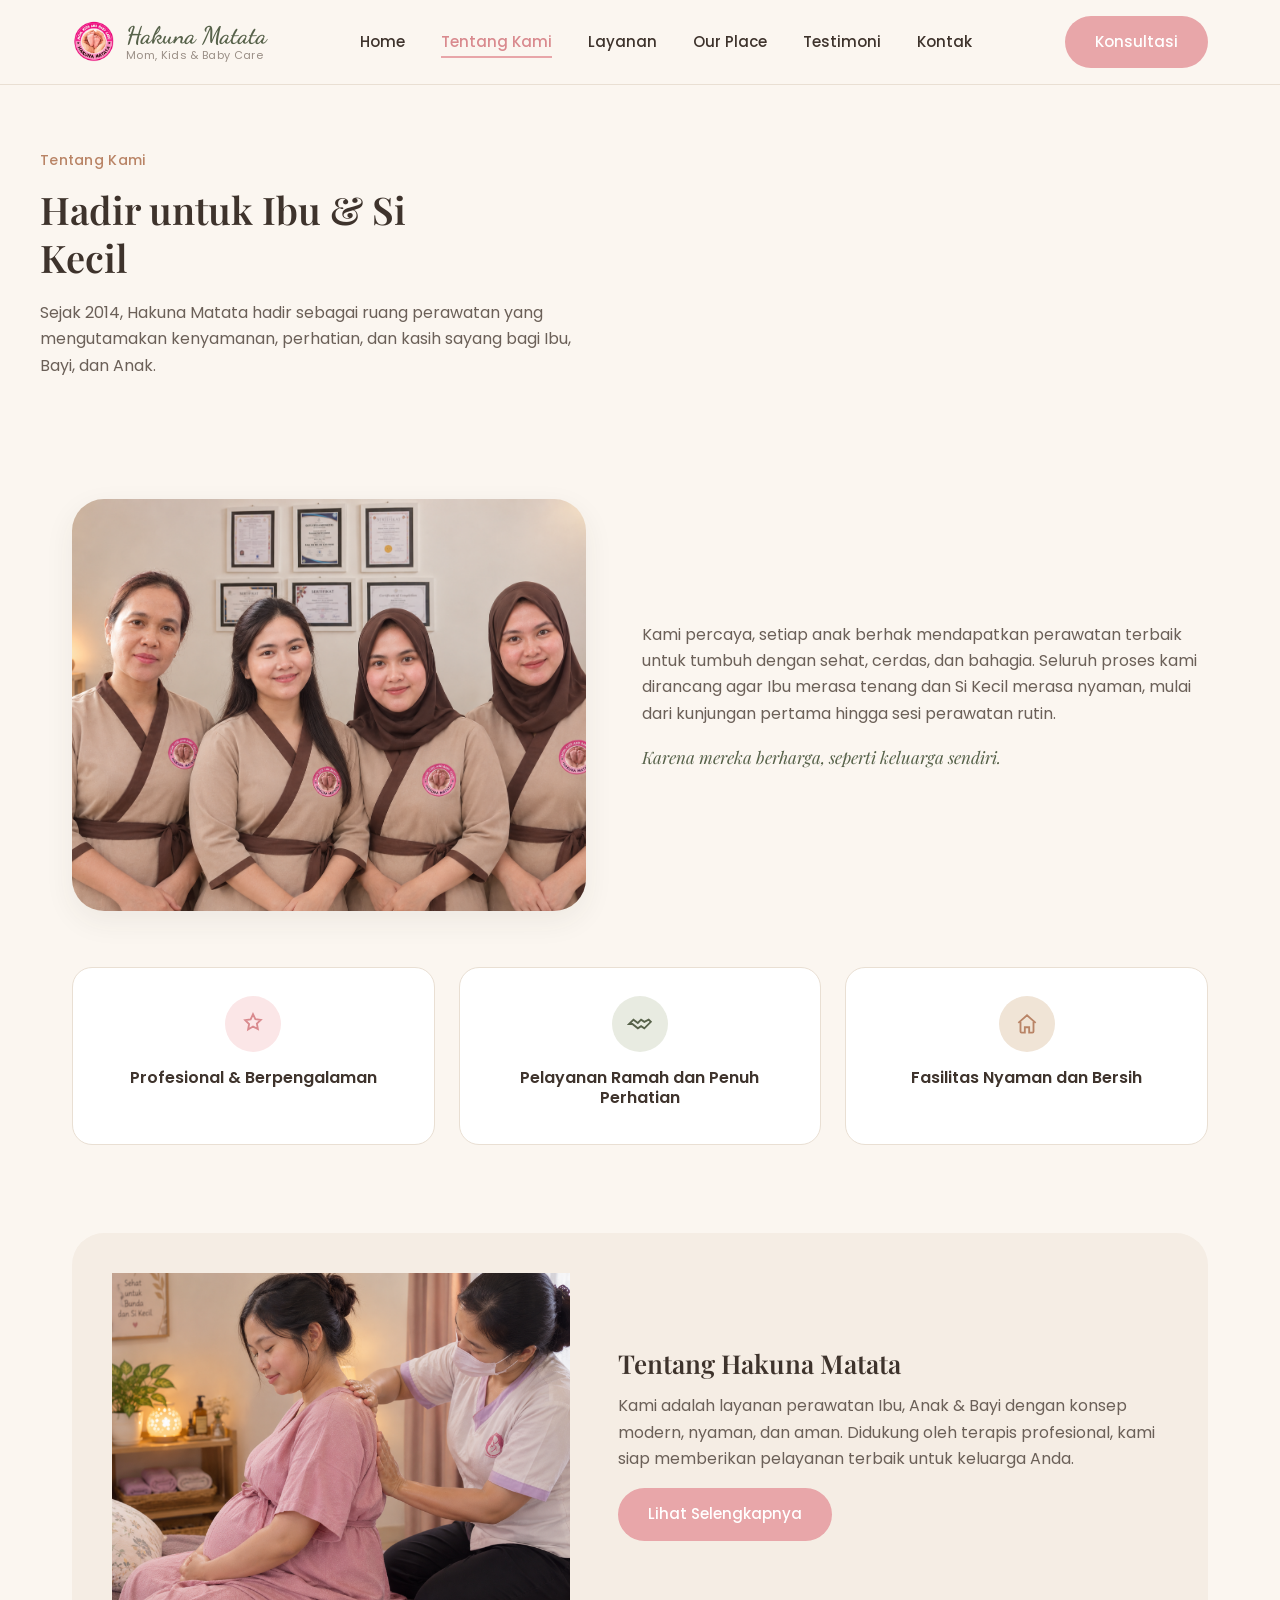
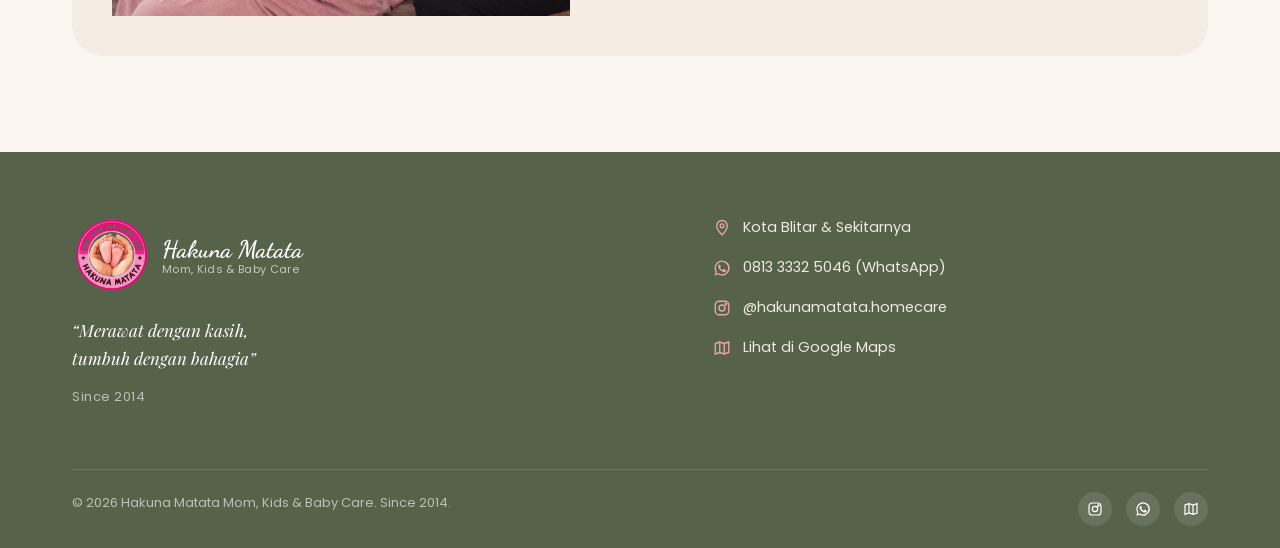
<file: tentang-kami.html>
<!DOCTYPE html>
<html lang="id">
<head>
<meta charset="UTF-8">
<meta name="viewport" content="width=device-width, initial-scale=1.0">
<title>Tentang Kami — Hakuna Matata</title>
<meta name="description" content="Mengenal lebih dekat Hakuna Matata, ruang perawatan Mom, Kids & Baby Care sejak 2014.">
<link rel="stylesheet" href="css/style.css">
</head>
<body>
  <header class="site-header">
    <div class="container">
      <a href="index.html" class="logo">
        <img src="images/logo.png" alt="Hakuna Matata" height="44">
        <span class="logo-text">
          <span class="name">Hakuna Matata</span>
          <span class="sub">Mom, Kids &amp; Baby Care</span>
        </span>
      </a>

      <nav class="main-nav" aria-label="Navigasi utama">
        <ul>
          <li><a href="index.html">Home</a></li>
          <li><a href="tentang-kami.html" aria-current="page">Tentang Kami</a></li>
          <li><a href="layanan.html">Layanan</a></li>
          <li><a href="our-place.html">Our Place</a></li>
          <li><a href="testimoni.html">Testimoni</a></li>
          <li><a href="reservasi.html">Kontak</a></li>
        </ul>
      </nav>

      <div class="header-right">
        <a href="reservasi.html" class="btn btn-primary">Konsultasi</a>
        <button class="hamburger" aria-label="Buka menu" aria-expanded="false">
          <span></span><span></span><span></span>
        </button>
      </div>
    </div>
  </header>

  <nav class="mobile-nav" aria-label="Navigasi mobile">
    <ul>
      <li><a href="index.html">Home</a></li>
            <li><a href="tentang-kami.html">Tentang Kami</a></li>
            <li><a href="layanan.html">Layanan</a></li>
            <li><a href="our-place.html">Our Place</a></li>
            <li><a href="testimoni.html">Testimoni</a></li>
            <li><a href="reservasi.html">Kontak</a></li>
    </ul>
    <a href="reservasi.html" class="btn btn-primary btn-block">Konsultasi</a>
  </nav>


  <main>
    <div class="page-heading container">
      <span class="eyebrow">Tentang Kami</span>
      <h1>Hadir untuk Ibu &amp; Si Kecil</h1>
      <p class="lead">Sejak 2014, Hakuna Matata hadir sebagai ruang perawatan yang mengutamakan kenyamanan, perhatian, dan kasih sayang bagi Ibu, Bayi, dan Anak.</p>
    </div>

    <section>
      <div class="container">
        <div class="about-grid">
          <div class="about-photo"><img src="images/Tim.png" alt="Tim Hakuna Matata" style="width:100%;height:100%;object-fit:cover;display:block"></div>
          <div>
            <p>Kami percaya, setiap anak berhak mendapatkan perawatan terbaik untuk tumbuh dengan sehat, cerdas, dan bahagia. Seluruh proses kami dirancang agar Ibu merasa tenang dan Si Kecil merasa nyaman, mulai dari kunjungan pertama hingga sesi perawatan rutin.</p>
            <p style="font-family: var(--font-display); font-style: italic; color: var(--color-secondary-dark); font-size: 17px;">Karena mereka berharga, seperti keluarga sendiri. </p>
          </div>
        </div>

        <div class="feature-row">
          <div class="feature-card">
            <div class="icon-circle pink"><svg viewBox="0 0 24 24" fill="none" stroke="currentColor" stroke-width="1.7"><path d="M12 3l2.2 4.5 5 .7-3.6 3.5.9 5-4.5-2.4L7.5 17l.9-5-3.6-3.5 5-.7L12 3Z"/></svg></div>
            <h3>Profesional &amp; Berpengalaman</h3>
          </div>
          <div class="feature-card">
            <div class="icon-circle green"><svg viewBox="0 0 24 24" fill="none" stroke="currentColor" stroke-width="1.7"><path d="M2 12l4-4 4 3 3-3 3 2 4-2 2 2-6 6-3-2-3 2-5-4Z"/></svg></div>
            <h3>Pelayanan Ramah dan Penuh Perhatian</h3>
          </div>
          <div class="feature-card">
            <div class="icon-circle beige"><svg viewBox="0 0 24 24" fill="none" stroke="currentColor" stroke-width="1.7"><path d="M4 11 12 4l8 7"/><path d="M6 10v9a1 1 0 0 0 1 1h3v-5h4v5h3a1 1 0 0 0 1-1v-9"/></svg></div>
            <h3>Fasilitas Nyaman dan Bersih</h3>
          </div>
        </div>

        <div class="place-strip">
             <img src="images/bumil.png" alt="kenyamanan" style="width:100%;height:100%;object-fit:cover">
          <div>
            <h2>Tentang Hakuna Matata</h2>
            <p>Kami adalah layanan perawatan Ibu, Anak &amp; Bayi dengan konsep modern, nyaman, dan aman. Didukung oleh terapis profesional, kami siap memberikan pelayanan terbaik untuk keluarga Anda.</p>
            <a href="layanan.html" class="btn btn-primary">Lihat Selengkapnya</a>
          </div>
        </div>
      </div>
    </section>
  </main>

  <footer class="site-footer">
    <div class="container">
      <div class="footer-grid">
        <div class="footer-brand-col">
          <a href="index.html" class="logo footer-brand">
            <img src="images/logo.png" alt="Hakuna Matata" height="80">
             <span class="logo-text">
          <span class="name">Hakuna Matata</span>
          <span class="sub">Mom, Kids &amp; Baby Care</span>
        </span>
          </a>
          <p class="footer-tagline">&ldquo;Merawat dengan kasih,<br>tumbuh dengan bahagia&rdquo;</p>
          <p class="footer-since">Since 2014</p>
        </div>

        <ul class="footer-contact">
          <li><svg viewBox="0 0 24 24" fill="none" stroke="currentColor" stroke-width="1.8"><path d="M12 21s7-6.4 7-12a7 7 0 1 0-14 0c0 5.6 7 12 7 12Z"/><circle cx="12" cy="9" r="2.5"/></svg> Kota Blitar &amp; Sekitarnya</li>
          <li><svg viewBox="0 0 24 24" fill="currentColor"><path d="M12 2a10 10 0 0 0-8.6 15L2 22l5.2-1.4A10 10 0 1 0 12 2Zm0 18.2a8.2 8.2 0 0 1-4.2-1.2l-.3-.2-3.1.8.8-3-.2-.3A8.2 8.2 0 1 1 12 20.2Zm4.5-6.1c-.2-.1-1.5-.7-1.7-.8-.2-.1-.4-.1-.6.1-.2.2-.7.8-.8 1-.2.2-.3.2-.5.1-.2-.1-1-.4-2-1.2-.7-.6-1.2-1.4-1.4-1.6-.1-.2 0-.4.1-.5.1-.1.2-.3.4-.4.1-.2.2-.3.3-.5.1-.2 0-.4 0-.5s-.6-1.4-.8-1.9c-.2-.5-.4-.4-.6-.4h-.5c-.2 0-.5.1-.7.3-.2.2-.9.9-.9 2.2s1 2.6 1.1 2.7c.1.2 1.9 3 4.7 4.1.6.3 1.1.4 1.5.5.6.2 1.2.2 1.6.1.5-.1 1.5-.6 1.7-1.2.2-.6.2-1.1.1-1.2-.1-.1-.2-.2-.4-.3Z"/></svg> 0813 3332 5046 (WhatsApp)</li>
          <li><svg viewBox="0 0 24 24" fill="none" stroke="currentColor" stroke-width="1.8"><rect x="3" y="3" width="18" height="18" rx="5"/><circle cx="12" cy="12" r="4"/><circle cx="17.2" cy="6.8" r="1"/></svg> @hakunamatata.homecare</li>
          <li><svg viewBox="0 0 24 24" fill="none" stroke="currentColor" stroke-width="1.8"><path d="M9 4 3 6v14l6-2 6 2 6-2V4l-6 2-6-2Z"/><path d="M9 4v14M15 6v14"/></svg> Lihat di Google Maps</li>
        </ul>
      </div>

      <div class="footer-bottom">
        <p>&copy; 2026 Hakuna Matata Mom, Kids &amp; Baby Care. Since 2014.</p>
        <div class="footer-social">
          <a href="https://www.instagram.com/hakunamatata.homecare/" aria-label="Instagram"><svg viewBox="0 0 24 24" fill="none" stroke="currentColor" stroke-width="1.8"><rect x="3" y="3" width="18" height="18" rx="5"/><circle cx="12" cy="12" r="4"/><circle cx="17.2" cy="6.8" r="1"/></svg></a>
          <a href="https://wa.link/9uqncy" aria-label="WhatsApp"><svg viewBox="0 0 24 24" fill="currentColor"><path d="M12 2a10 10 0 0 0-8.6 15L2 22l5.2-1.4A10 10 0 1 0 12 2Zm0 18.2a8.2 8.2 0 0 1-4.2-1.2l-.3-.2-3.1.8.8-3-.2-.3A8.2 8.2 0 1 1 12 20.2Zm4.5-6.1c-.2-.1-1.5-.7-1.7-.8-.2-.1-.4-.1-.6.1-.2.2-.7.8-.8 1-.2.2-.3.2-.5.1-.2-.1-1-.4-2-1.2-.7-.6-1.2-1.4-1.4-1.6-.1-.2 0-.4.1-.5.1-.1.2-.3.4-.4.1-.2.2-.3.3-.5.1-.2 0-.4 0-.5s-.6-1.4-.8-1.9c-.2-.5-.4-.4-.6-.4h-.5c-.2 0-.5.1-.7.3-.2.2-.9.9-.9 2.2s1 2.6 1.1 2.7c.1.2 1.9 3 4.7 4.1.6.3 1.1.4 1.5.5.6.2 1.2.2 1.6.1.5-.1 1.5-.6 1.7-1.2.2-.6.2-1.1.1-1.2-.1-.1-.2-.2-.4-.3Z"/></svg></a>
          <a href="https://maps.app.goo.gl/PhGG6W6xkTYkWobD9" aria-label="Google Maps"><svg viewBox="0 0 24 24" fill="none" stroke="currentColor" stroke-width="1.8"><path d="M9 4 3 6v14l6-2 6 2 6-2V4l-6 2-6-2Z"/><path d="M9 4v14M15 6v14"/></svg></a>
        </div>
      </div>
    </div>
  </footer>

  <script src="js/script.js"></script>
</body>
</html>
</file>
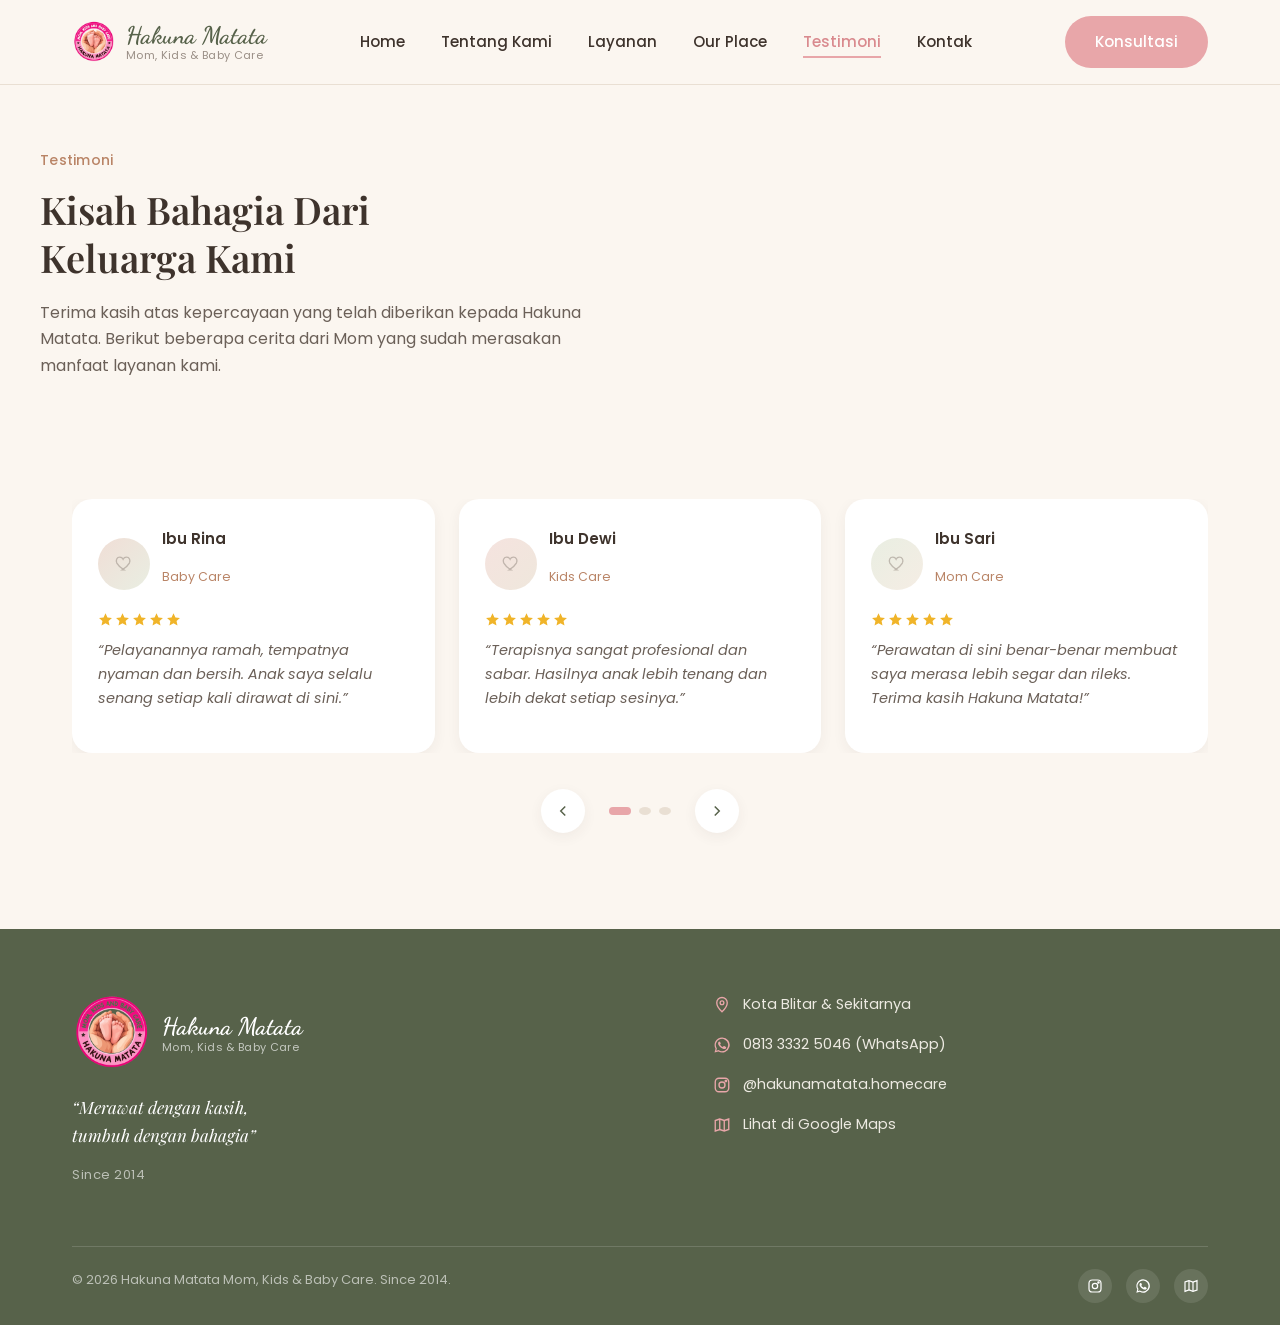
<file: testimoni.html>
<!DOCTYPE html>
<html lang="id">
<head>
<meta charset="UTF-8">
<meta name="viewport" content="width=device-width, initial-scale=1.0">
<title>Testimoni — Hakuna Matata</title>
<meta name="description" content="Kisah bahagia dari keluarga yang telah merasakan layanan Hakuna Matata.">
<link rel="stylesheet" href="css/style.css">
</head>
<body>
  <header class="site-header">
    <div class="container">
      <a href="index.html" class="logo">
        <img src="images/logo.png" alt="Hakuna Matata" height="44">
        <span class="logo-text">
          <span class="name">Hakuna Matata</span>
          <span class="sub">Mom, Kids &amp; Baby Care</span>
        </span>
      </a>

      <nav class="main-nav" aria-label="Navigasi utama">
        <ul>
          <li><a href="index.html">Home</a></li>
          <li><a href="tentang-kami.html">Tentang Kami</a></li>
          <li><a href="layanan.html">Layanan</a></li>
          <li><a href="our-place.html">Our Place</a></li>
          <li><a href="testimoni.html" aria-current="page">Testimoni</a></li>
          <li><a href="reservasi.html">Kontak</a></li>
        </ul>
      </nav>

      <div class="header-right">
        <a href="reservasi.html" class="btn btn-primary">Konsultasi</a>
        <button class="hamburger" aria-label="Buka menu" aria-expanded="false">
          <span></span><span></span><span></span>
        </button>
      </div>
    </div>
  </header>

  <nav class="mobile-nav" aria-label="Navigasi mobile">
    <ul>
      <li><a href="index.html">Home</a></li>
            <li><a href="tentang-kami.html">Tentang Kami</a></li>
            <li><a href="layanan.html">Layanan</a></li>
            <li><a href="our-place.html">Our Place</a></li>
            <li><a href="testimoni.html">Testimoni</a></li>
            <li><a href="reservasi.html">Kontak</a></li>
    </ul>
    <a href="reservasi.html" class="btn btn-primary btn-block">Konsultasi</a>
  </nav>


  <main>
    <div class="page-heading container">
      <span class="eyebrow">Testimoni</span>
      <h1>Kisah Bahagia Dari Keluarga Kami</h1>
      <p class="lead">Terima kasih atas kepercayaan yang telah diberikan kepada Hakuna Matata. Berikut beberapa cerita dari Mom yang sudah merasakan manfaat layanan kami.</p>
    </div>

    <section>
      <div class="container">
        <div class="testimonial-slider">
          <div class="testimonial-track-wrap">
            <div class="testimonial-track">
        <article class="testimonial-card">
          <div class="testimonial-head">
            <div class="testimonial-avatar"><div class="ph-img" style="--ph-a:#F0DED6; --ph-b:#E9EEE2;" role="img" aria-label="Ibu Rina"><svg viewBox="0 0 24 24" fill="none" stroke="currentColor" stroke-width="1.8"><path d="M12 20s-7-4.4-9.5-9C.7 7 2.5 3 6.5 3c2 0 3.7 1.1 4.5 2.7C11.8 4.1 13.5 3 15.5 3c4 0 5.8 4 4 8-2.5 4.6-9.5 9-9.5 9Z"/></svg></div></div>
            <div>
              <p class="testimonial-name">Ibu Rina</p>
              <p class="testimonial-category">Baby Care</p>
            </div>
          </div>
          <div class="testimonial-stars"><svg viewBox="0 0 24 24" fill="currentColor"><path d="M12 2l3.1 6.6 7.2.8-5.4 4.9 1.5 7.1L12 17.9l-6.4 3.5 1.5-7.1L1.7 9.4l7.2-.8L12 2Z"/></svg><svg viewBox="0 0 24 24" fill="currentColor"><path d="M12 2l3.1 6.6 7.2.8-5.4 4.9 1.5 7.1L12 17.9l-6.4 3.5 1.5-7.1L1.7 9.4l7.2-.8L12 2Z"/></svg><svg viewBox="0 0 24 24" fill="currentColor"><path d="M12 2l3.1 6.6 7.2.8-5.4 4.9 1.5 7.1L12 17.9l-6.4 3.5 1.5-7.1L1.7 9.4l7.2-.8L12 2Z"/></svg><svg viewBox="0 0 24 24" fill="currentColor"><path d="M12 2l3.1 6.6 7.2.8-5.4 4.9 1.5 7.1L12 17.9l-6.4 3.5 1.5-7.1L1.7 9.4l7.2-.8L12 2Z"/></svg><svg viewBox="0 0 24 24" fill="currentColor"><path d="M12 2l3.1 6.6 7.2.8-5.4 4.9 1.5 7.1L12 17.9l-6.4 3.5 1.5-7.1L1.7 9.4l7.2-.8L12 2Z"/></svg></div>
          <p class="testimonial-quote">&ldquo;Pelayanannya ramah, tempatnya nyaman dan bersih. Anak saya selalu senang setiap kali dirawat di sini.&rdquo;</p>
        </article>
        <article class="testimonial-card">
          <div class="testimonial-head">
            <div class="testimonial-avatar"><div class="ph-img" style="--ph-a:#F5E3DF; --ph-b:#EFE7DC;" role="img" aria-label="Ibu Dewi"><svg viewBox="0 0 24 24" fill="none" stroke="currentColor" stroke-width="1.8"><path d="M12 20s-7-4.4-9.5-9C.7 7 2.5 3 6.5 3c2 0 3.7 1.1 4.5 2.7C11.8 4.1 13.5 3 15.5 3c4 0 5.8 4 4 8-2.5 4.6-9.5 9-9.5 9Z"/></svg></div></div>
            <div>
              <p class="testimonial-name">Ibu Dewi</p>
              <p class="testimonial-category">Kids Care</p>
            </div>
          </div>
          <div class="testimonial-stars"><svg viewBox="0 0 24 24" fill="currentColor"><path d="M12 2l3.1 6.6 7.2.8-5.4 4.9 1.5 7.1L12 17.9l-6.4 3.5 1.5-7.1L1.7 9.4l7.2-.8L12 2Z"/></svg><svg viewBox="0 0 24 24" fill="currentColor"><path d="M12 2l3.1 6.6 7.2.8-5.4 4.9 1.5 7.1L12 17.9l-6.4 3.5 1.5-7.1L1.7 9.4l7.2-.8L12 2Z"/></svg><svg viewBox="0 0 24 24" fill="currentColor"><path d="M12 2l3.1 6.6 7.2.8-5.4 4.9 1.5 7.1L12 17.9l-6.4 3.5 1.5-7.1L1.7 9.4l7.2-.8L12 2Z"/></svg><svg viewBox="0 0 24 24" fill="currentColor"><path d="M12 2l3.1 6.6 7.2.8-5.4 4.9 1.5 7.1L12 17.9l-6.4 3.5 1.5-7.1L1.7 9.4l7.2-.8L12 2Z"/></svg><svg viewBox="0 0 24 24" fill="currentColor"><path d="M12 2l3.1 6.6 7.2.8-5.4 4.9 1.5 7.1L12 17.9l-6.4 3.5 1.5-7.1L1.7 9.4l7.2-.8L12 2Z"/></svg></div>
          <p class="testimonial-quote">&ldquo;Terapisnya sangat profesional dan sabar. Hasilnya anak lebih tenang dan lebih dekat setiap sesinya.&rdquo;</p>
        </article>
        <article class="testimonial-card">
          <div class="testimonial-head">
            <div class="testimonial-avatar"><div class="ph-img" style="--ph-a:#E9EEE2; --ph-b:#F5EDE4;" role="img" aria-label="Ibu Sari"><svg viewBox="0 0 24 24" fill="none" stroke="currentColor" stroke-width="1.8"><path d="M12 20s-7-4.4-9.5-9C.7 7 2.5 3 6.5 3c2 0 3.7 1.1 4.5 2.7C11.8 4.1 13.5 3 15.5 3c4 0 5.8 4 4 8-2.5 4.6-9.5 9-9.5 9Z"/></svg></div></div>
            <div>
              <p class="testimonial-name">Ibu Sari</p>
              <p class="testimonial-category">Mom Care</p>
            </div>
          </div>
          <div class="testimonial-stars"><svg viewBox="0 0 24 24" fill="currentColor"><path d="M12 2l3.1 6.6 7.2.8-5.4 4.9 1.5 7.1L12 17.9l-6.4 3.5 1.5-7.1L1.7 9.4l7.2-.8L12 2Z"/></svg><svg viewBox="0 0 24 24" fill="currentColor"><path d="M12 2l3.1 6.6 7.2.8-5.4 4.9 1.5 7.1L12 17.9l-6.4 3.5 1.5-7.1L1.7 9.4l7.2-.8L12 2Z"/></svg><svg viewBox="0 0 24 24" fill="currentColor"><path d="M12 2l3.1 6.6 7.2.8-5.4 4.9 1.5 7.1L12 17.9l-6.4 3.5 1.5-7.1L1.7 9.4l7.2-.8L12 2Z"/></svg><svg viewBox="0 0 24 24" fill="currentColor"><path d="M12 2l3.1 6.6 7.2.8-5.4 4.9 1.5 7.1L12 17.9l-6.4 3.5 1.5-7.1L1.7 9.4l7.2-.8L12 2Z"/></svg><svg viewBox="0 0 24 24" fill="currentColor"><path d="M12 2l3.1 6.6 7.2.8-5.4 4.9 1.5 7.1L12 17.9l-6.4 3.5 1.5-7.1L1.7 9.4l7.2-.8L12 2Z"/></svg></div>
          <p class="testimonial-quote">&ldquo;Perawatan di sini benar-benar membuat saya merasa lebih segar dan rileks. Terima kasih Hakuna Matata!&rdquo;</p>
        </article>
        <article class="testimonial-card">
          <div class="testimonial-head">
            <div class="testimonial-avatar"><div class="ph-img" style="--ph-a:#F0DED6; --ph-b:#E9EEE2;" role="img" aria-label="Ibu Wulan"><svg viewBox="0 0 24 24" fill="none" stroke="currentColor" stroke-width="1.8"><path d="M12 20s-7-4.4-9.5-9C.7 7 2.5 3 6.5 3c2 0 3.7 1.1 4.5 2.7C11.8 4.1 13.5 3 15.5 3c4 0 5.8 4 4 8-2.5 4.6-9.5 9-9.5 9Z"/></svg></div></div>
            <div>
              <p class="testimonial-name">Ibu Wulan</p>
              <p class="testimonial-category">Home Care</p>
            </div>
          </div>
          <div class="testimonial-stars"><svg viewBox="0 0 24 24" fill="currentColor"><path d="M12 2l3.1 6.6 7.2.8-5.4 4.9 1.5 7.1L12 17.9l-6.4 3.5 1.5-7.1L1.7 9.4l7.2-.8L12 2Z"/></svg><svg viewBox="0 0 24 24" fill="currentColor"><path d="M12 2l3.1 6.6 7.2.8-5.4 4.9 1.5 7.1L12 17.9l-6.4 3.5 1.5-7.1L1.7 9.4l7.2-.8L12 2Z"/></svg><svg viewBox="0 0 24 24" fill="currentColor"><path d="M12 2l3.1 6.6 7.2.8-5.4 4.9 1.5 7.1L12 17.9l-6.4 3.5 1.5-7.1L1.7 9.4l7.2-.8L12 2Z"/></svg><svg viewBox="0 0 24 24" fill="currentColor"><path d="M12 2l3.1 6.6 7.2.8-5.4 4.9 1.5 7.1L12 17.9l-6.4 3.5 1.5-7.1L1.7 9.4l7.2-.8L12 2Z"/></svg><svg viewBox="0 0 24 24" fill="currentColor"><path d="M12 2l3.1 6.6 7.2.8-5.4 4.9 1.5 7.1L12 17.9l-6.4 3.5 1.5-7.1L1.7 9.4l7.2-.8L12 2Z"/></svg></div>
          <p class="testimonial-quote">&ldquo;Terapis datang tepat waktu, peralatan lengkap dan bersih. Sangat membantu untuk Mom yang baru melahirkan.&rdquo;</p>
        </article>
        <article class="testimonial-card">
          <div class="testimonial-head">
            <div class="testimonial-avatar"><div class="ph-img" style="--ph-a:#F5E3DF; --ph-b:#EFE7DC;" role="img" aria-label="Ibu Putri"><svg viewBox="0 0 24 24" fill="none" stroke="currentColor" stroke-width="1.8"><path d="M12 20s-7-4.4-9.5-9C.7 7 2.5 3 6.5 3c2 0 3.7 1.1 4.5 2.7C11.8 4.1 13.5 3 15.5 3c4 0 5.8 4 4 8-2.5 4.6-9.5 9-9.5 9Z"/></svg></div></div>
            <div>
              <p class="testimonial-name">Ibu Putri</p>
              <p class="testimonial-category">Treatment</p>
            </div>
          </div>
          <div class="testimonial-stars"><svg viewBox="0 0 24 24" fill="currentColor"><path d="M12 2l3.1 6.6 7.2.8-5.4 4.9 1.5 7.1L12 17.9l-6.4 3.5 1.5-7.1L1.7 9.4l7.2-.8L12 2Z"/></svg><svg viewBox="0 0 24 24" fill="currentColor"><path d="M12 2l3.1 6.6 7.2.8-5.4 4.9 1.5 7.1L12 17.9l-6.4 3.5 1.5-7.1L1.7 9.4l7.2-.8L12 2Z"/></svg><svg viewBox="0 0 24 24" fill="currentColor"><path d="M12 2l3.1 6.6 7.2.8-5.4 4.9 1.5 7.1L12 17.9l-6.4 3.5 1.5-7.1L1.7 9.4l7.2-.8L12 2Z"/></svg><svg viewBox="0 0 24 24" fill="currentColor"><path d="M12 2l3.1 6.6 7.2.8-5.4 4.9 1.5 7.1L12 17.9l-6.4 3.5 1.5-7.1L1.7 9.4l7.2-.8L12 2Z"/></svg><svg viewBox="0 0 24 24" fill="currentColor"><path d="M12 2l3.1 6.6 7.2.8-5.4 4.9 1.5 7.1L12 17.9l-6.4 3.5 1.5-7.1L1.7 9.4l7.2-.8L12 2Z"/></svg></div>
          <p class="testimonial-quote">&ldquo;Anak saya jadi lebih nyaman tidur setelah rutin baby massage di Hakuna Matata. Recommended!&rdquo;</p>
        </article>
            </div>
          </div>
          <div class="slider-controls">
            <button class="slider-arrow prev" aria-label="Testimoni sebelumnya"><svg viewBox="0 0 24 24" fill="none" stroke="currentColor" stroke-width="2"><path d="M15 6l-6 6 6 6"/></svg></button>
            <div class="slider-dots"></div>
            <button class="slider-arrow next" aria-label="Testimoni berikutnya"><svg viewBox="0 0 24 24" fill="none" stroke="currentColor" stroke-width="2"><path d="M9 6l6 6-6 6"/></svg></button>
          </div>
        </div>
      </div>
    </section>
  </main>

  <footer class="site-footer">
    <div class="container">
      <div class="footer-grid">
        <div class="footer-brand-col">
          <a href="index.html" class="logo footer-brand">
            <img src="images/logo.png" alt="Hakuna Matata" height="80">
             <span class="logo-text">
          <span class="name">Hakuna Matata</span>
          <span class="sub">Mom, Kids &amp; Baby Care</span>
        </span>
          </a>
          <p class="footer-tagline">&ldquo;Merawat dengan kasih,<br>tumbuh dengan bahagia&rdquo;</p>
          <p class="footer-since">Since 2014</p>
        </div>

        <ul class="footer-contact">
          <li><svg viewBox="0 0 24 24" fill="none" stroke="currentColor" stroke-width="1.8"><path d="M12 21s7-6.4 7-12a7 7 0 1 0-14 0c0 5.6 7 12 7 12Z"/><circle cx="12" cy="9" r="2.5"/></svg> Kota Blitar &amp; Sekitarnya</li>
          <li><svg viewBox="0 0 24 24" fill="currentColor"><path d="M12 2a10 10 0 0 0-8.6 15L2 22l5.2-1.4A10 10 0 1 0 12 2Zm0 18.2a8.2 8.2 0 0 1-4.2-1.2l-.3-.2-3.1.8.8-3-.2-.3A8.2 8.2 0 1 1 12 20.2Zm4.5-6.1c-.2-.1-1.5-.7-1.7-.8-.2-.1-.4-.1-.6.1-.2.2-.7.8-.8 1-.2.2-.3.2-.5.1-.2-.1-1-.4-2-1.2-.7-.6-1.2-1.4-1.4-1.6-.1-.2 0-.4.1-.5.1-.1.2-.3.4-.4.1-.2.2-.3.3-.5.1-.2 0-.4 0-.5s-.6-1.4-.8-1.9c-.2-.5-.4-.4-.6-.4h-.5c-.2 0-.5.1-.7.3-.2.2-.9.9-.9 2.2s1 2.6 1.1 2.7c.1.2 1.9 3 4.7 4.1.6.3 1.1.4 1.5.5.6.2 1.2.2 1.6.1.5-.1 1.5-.6 1.7-1.2.2-.6.2-1.1.1-1.2-.1-.1-.2-.2-.4-.3Z"/></svg> 0813 3332 5046 (WhatsApp)</li>
          <li><svg viewBox="0 0 24 24" fill="none" stroke="currentColor" stroke-width="1.8"><rect x="3" y="3" width="18" height="18" rx="5"/><circle cx="12" cy="12" r="4"/><circle cx="17.2" cy="6.8" r="1"/></svg> @hakunamatata.homecare</li>
          <li><svg viewBox="0 0 24 24" fill="none" stroke="currentColor" stroke-width="1.8"><path d="M9 4 3 6v14l6-2 6 2 6-2V4l-6 2-6-2Z"/><path d="M9 4v14M15 6v14"/></svg> Lihat di Google Maps</li>
        </ul>
      </div>

      <div class="footer-bottom">
        <p>&copy; 2026 Hakuna Matata Mom, Kids &amp; Baby Care. Since 2014.</p>
        <div class="footer-social">
          <a href="https://www.instagram.com/hakunamatata.homecare/" aria-label="Instagram"><svg viewBox="0 0 24 24" fill="none" stroke="currentColor" stroke-width="1.8"><rect x="3" y="3" width="18" height="18" rx="5"/><circle cx="12" cy="12" r="4"/><circle cx="17.2" cy="6.8" r="1"/></svg></a>
          <a href="https://wa.link/9uqncy" aria-label="WhatsApp"><svg viewBox="0 0 24 24" fill="currentColor"><path d="M12 2a10 10 0 0 0-8.6 15L2 22l5.2-1.4A10 10 0 1 0 12 2Zm0 18.2a8.2 8.2 0 0 1-4.2-1.2l-.3-.2-3.1.8.8-3-.2-.3A8.2 8.2 0 1 1 12 20.2Zm4.5-6.1c-.2-.1-1.5-.7-1.7-.8-.2-.1-.4-.1-.6.1-.2.2-.7.8-.8 1-.2.2-.3.2-.5.1-.2-.1-1-.4-2-1.2-.7-.6-1.2-1.4-1.4-1.6-.1-.2 0-.4.1-.5.1-.1.2-.3.4-.4.1-.2.2-.3.3-.5.1-.2 0-.4 0-.5s-.6-1.4-.8-1.9c-.2-.5-.4-.4-.6-.4h-.5c-.2 0-.5.1-.7.3-.2.2-.9.9-.9 2.2s1 2.6 1.1 2.7c.1.2 1.9 3 4.7 4.1.6.3 1.1.4 1.5.5.6.2 1.2.2 1.6.1.5-.1 1.5-.6 1.7-1.2.2-.6.2-1.1.1-1.2-.1-.1-.2-.2-.4-.3Z"/></svg></a>
          <a href="https://maps.app.goo.gl/PhGG6W6xkTYkWobD9" aria-label="Google Maps"><svg viewBox="0 0 24 24" fill="none" stroke="currentColor" stroke-width="1.8"><path d="M9 4 3 6v14l6-2 6 2 6-2V4l-6 2-6-2Z"/><path d="M9 4v14M15 6v14"/></svg></a>
        </div>
      </div>
    </div>
  </footer>

  <script src="js/script.js"></script>
</body>
</html>
</file>
<file: css/style.css>
/* ==========================================================================
   HAKUNA MATATA — Mom, Kids & Baby Care
   Design system + component styles
   ========================================================================== */

@import url('https://fonts.googleapis.com/css2?family=Playfair+Display:ital,wght@0,500;0,600;0,700;1,500&family=Poppins:wght@300;400;500;600;700&family=Dancing+Script:wght@600;700&display=swap');

:root {
  /* Color */
  --color-background: #FBF6F0;
  --color-surface: #F5EDE4;
  --color-surface-alt: #FDF0EC;
  --color-white: #FFFFFF;

  --color-primary: #E8A6A9;
  --color-primary-dark: #D98A8E;
  --color-primary-tint: #FBE6E7;

  --color-secondary: #6E7A5E;
  --color-secondary-dark: #57624A;
  --color-secondary-tint: #E8EBE1;

  --color-accent: #B98466;
  --color-star: #F0B429;

  --color-text-heading: #3E332C;
  --color-text-body: #6B6058;
  --color-text-muted: #9A8F86;
  --color-border: #E9DFD3;

  /* Type */
  --font-display: 'Playfair Display', 'Georgia', serif;
  --font-script: 'Dancing Script', cursive;
  --font-body: 'Poppins', 'Segoe UI', sans-serif;

  /* Radius & shadow */
  --radius-sm: 12px;
  --radius-card: 20px;
  --radius-lg: 32px;
  --radius-pill: 999px;
  --shadow-card: 0 10px 30px rgba(62, 51, 44, 0.07);
  --shadow-soft: 0 4px 14px rgba(62, 51, 44, 0.06);

  /* Layout */
  --max-width: 1200px;
  --header-height: 84px;
}

/* ---------- Reset ---------- */
*, *::before, *::after { box-sizing: border-box; }
html { scroll-behavior: smooth; }
body {
  margin: 0;
  font-family: var(--font-body);
  color: var(--color-text-body);
  background: var(--color-background);
  line-height: 1.65;
  -webkit-font-smoothing: antialiased;
  overflow-x: hidden;
}
h1, h2, h3, h4 {
  font-family: var(--font-display);
  color: var(--color-text-heading);
  margin: 0 0 .5em;
  line-height: 1.25;
  font-weight: 600;
}
p { margin: 0 0 1em; }
a { text-decoration: none; color: inherit; }
img { max-width: 100%; display: block; }
ul { list-style: none; margin: 0; padding: 0; }
button { font-family: inherit; cursor: pointer; border: none; background: none; }
.container {
  max-width: var(--max-width);
  margin: 0 auto;
  padding: 0 32px;
}
section { padding: 96px 0; position: relative; }
@media (max-width: 767px) {
  section { padding: 64px 0; }
  .container { padding: 0 20px; }
}

/* focus visibility */
a:focus-visible, button:focus-visible, input:focus-visible, textarea:focus-visible {
  outline: 2px solid var(--color-secondary);
  outline-offset: 3px;
}
@media (prefers-reduced-motion: reduce) {
  * { animation-duration: 0.001ms !important; transition-duration: 0.001ms !important; }
}

/* ---------- Eyebrow / small label ---------- */
.eyebrow {
  font-size: 14px;
  color: var(--color-accent);
  font-weight: 500;
  letter-spacing: .02em;
  margin-bottom: 14px;
  display: inline-block;
}

/* ---------- Buttons ---------- */
.btn {
  display: inline-flex;
  align-items: center;
  gap: 8px;
  padding: 14px 30px;
  border-radius: var(--radius-pill);
  font-size: 15px;
  font-weight: 500;
  transition: transform .18s ease, box-shadow .18s ease, background .18s ease;
  white-space: nowrap;
}
.btn svg { width: 18px; height: 18px; flex-shrink: 0; }
.btn-primary {
  background: var(--color-primary);
  color: var(--color-white);
}
.btn-primary:hover { background: var(--color-primary-dark); transform: translateY(-2px); box-shadow: var(--shadow-soft); }
.btn-secondary {
  background: var(--color-secondary);
  color: var(--color-white);
}
.btn-secondary:hover { background: var(--color-secondary-dark); transform: translateY(-2px); box-shadow: var(--shadow-soft); }
.btn-outline {
  background: transparent;
  color: var(--color-secondary);
  border: 1.5px solid var(--color-secondary);
}
.btn-outline:hover { background: var(--color-secondary-tint); }
.btn-block { width: 100%; justify-content: center; }
.btn-link {
  color: var(--color-primary-dark);
  font-weight: 500;
  font-size: 14px;
  display: inline-flex;
  align-items: center;
  gap: 6px;
}
.btn-link svg { width: 14px; height: 14px; transition: transform .18s ease; }
.btn-link:hover svg { transform: translateX(3px); }

/* ==========================================================================
   HEADER
   ========================================================================== */
.site-header {
  position: sticky;
  top: 0;
  z-index: 100;
  background: rgba(251, 246, 240, 0.92);
  backdrop-filter: blur(8px);
  border-bottom: 1px solid var(--color-border);
}
.site-header .container {
  display: flex;
  align-items: center;
  justify-content: space-between;
  height: var(--header-height);
}
.logo {
  display: flex;
  align-items: center;
  gap: 10px;
}
.logo svg { width: 40px; height: 40px; flex-shrink: 0; }
.logo-text { display: flex; flex-direction: column; line-height: 1.1; }
.logo-text .name { font-family: var(--font-script); font-size: 24px; color: var(--color-secondary-dark); font-weight: 700; }
.logo-text .sub { font-size: 11px; color: var(--color-text-muted); letter-spacing: .03em; }

.main-nav ul { display: flex; gap: 36px; }
.main-nav a {
  font-size: 15px;
  font-weight: 500;
  color: var(--color-text-heading);
  position: relative;
  padding: 6px 0;
  transition: color .18s ease;
}
.main-nav a::after {
  content: '';
  position: absolute;
  left: 0; bottom: 0;
  width: 0; height: 2px;
  background: var(--color-primary);
  transition: width .2s ease;
}
.main-nav a:hover, .main-nav a[aria-current="page"] { color: var(--color-primary-dark); }
.main-nav a:hover::after, .main-nav a[aria-current="page"]::after { width: 100%; }

.header-right { display: flex; align-items: center; gap: 24px; }

.hamburger {
  display: none;
  flex-direction: column;
  gap: 5px;
  width: 28px;
  padding: 4px;
}
.hamburger span {
  display: block;
  height: 2px;
  background: var(--color-text-heading);
  border-radius: 2px;
  transition: transform .25s ease, opacity .25s ease;
}
.hamburger.is-open span:nth-child(1) { transform: translateY(7px) rotate(45deg); }
.hamburger.is-open span:nth-child(2) { opacity: 0; }
.hamburger.is-open span:nth-child(3) { transform: translateY(-7px) rotate(-45deg); }

.mobile-nav {
  display: none;
  position: fixed;
  inset: var(--header-height) 0 0 0;
  background: var(--color-background);
  z-index: 90;
  padding: 32px 24px;
  overflow-y: auto;
}
.mobile-nav.is-open { display: block; }
.mobile-nav ul { display: flex; flex-direction: column; gap: 4px; }
.mobile-nav a {
  display: block;
  padding: 16px 8px;
  font-size: 18px;
  font-family: var(--font-display);
  color: var(--color-text-heading);
  border-bottom: 1px solid var(--color-border);
}
.mobile-nav .btn { margin-top: 24px; }

@media (max-width: 1023px) {
  .main-nav { display: none; }
  .header-right .btn-primary { display: none; }
  .hamburger { display: flex; }
}

/* ==========================================================================
   HERO
   ========================================================================== */
.hero {
  padding: 72px 0 96px;
  overflow: hidden;
}
.hero .container {
  display: grid;
  grid-template-columns: 1fr 1fr;
  gap: 48px;
  align-items: center;
}
.hero-copy { position: relative; z-index: 2; }
.hero-icon { margin-bottom: 18px; }
.hero-icon svg { width: 42px; height: 42px; }
.hero h1 {
  font-size: 56px;
  font-family: var(--font-script);
  color: var(--color-secondary-dark);
  margin-bottom: 4px;
}
.hero .hero-subtitle {
  font-size: 20px;
  font-family: var(--font-display);
  font-style: italic;
  color: var(--color-text-heading);
  margin-bottom: 20px;
}
.hero .hero-tagline {
  font-size: 17px;
  color: var(--color-text-body);
  max-width: 42ch;
  margin-bottom: 24px;
}
.hero-meta {
  display: flex;
  flex-wrap: wrap;
  gap: 20px;
  margin-bottom: 32px;
}
.hero-meta li {
  display: flex;
  align-items: center;
  gap: 8px;
  font-size: 14px;
  color: var(--color-accent);
  font-weight: 500;
}
.hero-meta svg { width: 16px; height: 16px; }
.hero-cta { display: flex; gap: 16px; flex-wrap: wrap; }

.hero-visual { position: relative; z-index: 1; }
.hero-visual .photo-frame {
  border-radius: var(--radius-lg);
  overflow: hidden;
  box-shadow: var(--shadow-card);
  aspect-ratio: 4 / 4.6;
}
.deco-leaf {
  position: absolute;
  opacity: .55;
  z-index: 0;
  pointer-events: none;
}
.deco-leaf.top-right { top: -40px; right: -30px; width: 160px; }
.deco-leaf.bottom-left { bottom: -30px; left: -50px; width: 140px; transform: scaleX(-1); }

@media (max-width: 1023px) {
  .hero .container { grid-template-columns: 1fr; }
  .hero-visual { order: -1; max-width: 420px; margin: 0 auto; }
  .hero h1 { font-size: 44px; }
  .hero-copy { text-align: center; }
  .hero-meta, .hero-cta { justify-content: center; }
}
@media (max-width: 480px) {
  .hero h1 { font-size: 38px; }
  .hero-cta { flex-direction: column; width: 100%; }
  .hero-cta .btn { width: 100%; justify-content: center; }
}

/* ==========================================================================
   PAGE HEADER (used on inner pages instead of full hero)
   ========================================================================== */
.page-heading {
  padding: 64px 0 8px;
  text-align: left;
}
.page-heading .eyebrow { display: block; }
.page-heading h1 { font-size: 38px; max-width: 16ch; }
.page-heading .lead { max-width: 56ch; font-size: 16px; margin-top: 12px; }

/* ==========================================================================
   SERVICE CATEGORY CARDS (4 icon cards)
   ========================================================================== */
.category-grid {
  display: grid;
  grid-template-columns: repeat(4, 1fr);
  gap: 24px;
}
.category-card {
  background: var(--color-surface);
  border-radius: var(--radius-card);
  padding: 32px 24px;
  text-align: left;
  transition: transform .2s ease, box-shadow .2s ease;
}
.category-card:hover { transform: translateY(-4px); box-shadow: var(--shadow-card); }
.category-card .icon-circle { margin-bottom: 18px; }
.category-card h3 { font-size: 18px; font-family: var(--font-body); font-weight: 600; margin-bottom: 6px; }
.category-card p { font-size: 14px; margin: 0; color: var(--color-text-body); }

.icon-circle {
  width: 56px; height: 56px;
  border-radius: 50%;
  display: flex; align-items: center; justify-content: center;
  flex-shrink: 0;
}
.icon-circle svg { width: 26px; height: 26px; }
.icon-circle.pink { background: var(--color-primary-tint); color: var(--color-primary-dark); }
.icon-circle.green { background: var(--color-secondary-tint); color: var(--color-secondary-dark); }
.icon-circle.beige { background: #F0E4D6; color: var(--color-accent); }
.icon-circle.white { background: var(--color-white); color: var(--color-primary-dark); box-shadow: var(--shadow-soft); }

@media (max-width: 1023px) { .category-grid { grid-template-columns: repeat(2, 1fr); } }
@media (max-width: 560px) { .category-grid { grid-template-columns: 1fr; } }

/* ==========================================================================
   SECTION HEADINGS (shared)
   ========================================================================== */
.section-head { margin-bottom: 48px; max-width: 640px; }
.section-head.center { margin-left: auto; margin-right: auto; text-align: center; }
.section-head h2 { font-size: 34px; }
.section-head p { font-size: 16px; }
.section-alt { background: var(--color-surface); }

/* ==========================================================================
   TENTANG KAMI
   ========================================================================== */
.about-grid {
  display: grid;
  grid-template-columns: 1fr 1.1fr;
  gap: 56px;
  align-items: center;
}
.about-photo { border-radius: var(--radius-lg); overflow: hidden; box-shadow: var(--shadow-card); aspect-ratio: 5/4; }

.feature-row {
  display: grid;
  grid-template-columns: repeat(3, 1fr);
  gap: 24px;
  margin-top: 56px;
}
.feature-card {
  background: var(--color-white);
  border: 1px solid var(--color-border);
  border-radius: var(--radius-card);
  padding: 28px 20px;
  text-align: center;
}
.feature-card .icon-circle { margin: 0 auto 16px; }
.feature-card h3 { font-size: 16px; font-family: var(--font-body); font-weight: 600; }

.place-strip {
  margin-top: 88px;
  display: grid;
  grid-template-columns: 1fr 1.2fr;
  gap: 48px;
  align-items: center;
  background: var(--color-surface);
  border-radius: var(--radius-lg);
  padding: 40px;
}
.place-strip .place-photo { border-radius: var(--radius-card); overflow: hidden; aspect-ratio: 4/3.4; box-shadow: var(--shadow-soft); }
.place-strip h2 { font-size: 26px; }

@media (max-width: 1023px) {
  .about-grid, .place-strip { grid-template-columns: 1fr; }
  .place-strip .place-photo { order: -1; }
  .feature-row { grid-template-columns: 1fr; }
}

/* ==========================================================================
   LAYANAN — service cards grid
   ========================================================================== */
.service-grid {
  display: grid;
  grid-template-columns: repeat(3, 1fr);
  gap: 28px;
}
.service-card {
  background: var(--color-white);
  border-radius: var(--radius-card);
  overflow: hidden;
  box-shadow: var(--shadow-soft);
  transition: transform .2s ease, box-shadow .2s ease;
  display: flex;
  flex-direction: column;
}
.service-card:hover { transform: translateY(-5px); box-shadow: var(--shadow-card); }
.service-card .thumb { aspect-ratio: 4/3; overflow: hidden; }
.service-card .thumb img { width: 100%; height: 100%; object-fit: cover; }
.service-card .body { padding: 22px 22px 26px; flex: 1; display: flex; flex-direction: column; }
.service-card .tag {
  display: inline-flex; align-items: center; gap: 6px;
  font-size: 12.5px; font-weight: 500; color: var(--color-secondary-dark);
  margin-bottom: 10px;
}
.service-card .tag svg { width: 14px; height: 14px; }
.service-card h3 { font-size: 19px; margin-bottom: 8px; }
.service-card p { font-size: 14px; margin-bottom: 18px; flex: 1; }

@media (max-width: 1023px) { .service-grid { grid-template-columns: repeat(2, 1fr); } }
@media (max-width: 640px) { .service-grid { grid-template-columns: 1fr; } }

/* ==========================================================================
   OUR PLACE — gallery
   ========================================================================== */
.gallery-grid {
  display: grid;
  grid-template-columns: repeat(3, 1fr);
  gap: 22px;
}
.gallery-item {
  position: relative;
  border-radius: var(--radius-card);
  overflow: hidden;
  aspect-ratio: 4/3.1;
  box-shadow: var(--shadow-soft);
}
.gallery-item img { width: 100%; height: 100%; object-fit: cover; transition: transform .35s ease; }
.gallery-item:hover img { transform: scale(1.05); }
.gallery-item .tag {
  position: absolute;
  left: 14px; bottom: 14px;
  background: rgba(255,255,255,0.92);
  color: var(--color-text-heading);
  font-size: 13px;
  font-weight: 500;
  padding: 6px 14px;
  border-radius: var(--radius-pill);
}
.gallery-closing {
  margin-top: 48px;
  text-align: center;
  display: flex;
  align-items: center;
  justify-content: center;
  gap: 10px;
  font-family: var(--font-display);
  font-size: 18px;
  font-style: italic;
  color: var(--color-secondary-dark);
}
.gallery-closing svg { width: 20px; height: 20px; color: var(--color-primary); }

@media (max-width: 1023px) { .gallery-grid { grid-template-columns: repeat(2, 1fr); } }
@media (max-width: 560px) { .gallery-grid { grid-template-columns: 1fr; } }

/* ==========================================================================
   HOME CARE — split layout
   ========================================================================== */
.split-section .container {
  display: grid;
  grid-template-columns: 1fr 1fr;
  gap: 56px;
  align-items: center;
}
.split-copy h2 { font-size: 34px; }
.split-copy .checklist { margin: 24px 0 28px; display: flex; flex-direction: column; gap: 14px; }
.split-copy .checklist li { display: flex; align-items: flex-start; gap: 12px; font-size: 15px; color: var(--color-text-heading); }
.split-copy .checklist svg { width: 20px; height: 20px; color: var(--color-secondary); flex-shrink: 0; margin-top: 1px; }
.split-photo { border-radius: var(--radius-lg); overflow: hidden; aspect-ratio: 4/4.3; box-shadow: var(--shadow-card); }

.info-box {
  margin-top: 56px;
  background: var(--color-primary-tint);
  border-radius: var(--radius-card);
  padding: 28px 32px;
  display: flex;
  gap: 20px;
  align-items: flex-start;
}
.info-box .icon-circle { background: var(--color-white); color: var(--color-primary-dark); }
.info-box h4 { font-size: 15px; font-family: var(--font-body); font-weight: 600; margin-bottom: 10px; }
.info-box ul { display: flex; flex-wrap: wrap; gap: 8px 22px; }
.info-box li { font-size: 14px; color: var(--color-text-heading); position: relative; padding-left: 14px; }
.info-box li::before { content: '•'; position: absolute; left: 0; color: var(--color-primary-dark); }

@media (max-width: 1023px) {
  .split-section .container { grid-template-columns: 1fr; }
  .split-photo { order: -1; max-width: 420px; margin: 0 auto; }
  .info-box { flex-direction: column; padding: 24px; }
}

/* ==========================================================================
   TESTIMONI — slider
   ========================================================================== */
.testimonial-slider { position: relative; }
.testimonial-track-wrap { overflow: hidden; }
.testimonial-track {
  display: flex;
  gap: 24px;
  transition: transform .45s ease;
}
.testimonial-card {
  background: var(--color-white);
  border-radius: var(--radius-card);
  padding: 28px 26px;
  box-shadow: var(--shadow-soft);
  flex: 0 0 calc((100% - 48px) / 3);
  display: flex;
  flex-direction: column;
}
.testimonial-head { display: flex; align-items: center; gap: 12px; margin-bottom: 12px; }
.testimonial-avatar { width: 52px; height: 52px; border-radius: 50%; overflow: hidden; flex-shrink: 0; }
.testimonial-avatar img { width: 100%; height: 100%; object-fit: cover; }
.testimonial-name { font-size: 15px; font-weight: 600; color: var(--color-text-heading); }
.testimonial-category { font-size: 12.5px; color: var(--color-accent); }
.testimonial-stars { display: flex; gap: 2px; margin-bottom: 12px; }
.testimonial-stars svg { width: 15px; height: 15px; color: var(--color-star); }
.testimonial-quote { font-size: 14.5px; font-style: italic; color: var(--color-text-body); }

.slider-controls {
  display: flex;
  align-items: center;
  justify-content: center;
  gap: 24px;
  margin-top: 36px;
}
.slider-arrow {
  width: 44px; height: 44px;
  border-radius: 50%;
  background: var(--color-white);
  box-shadow: var(--shadow-soft);
  display: flex; align-items: center; justify-content: center;
  color: var(--color-secondary-dark);
  transition: background .18s ease, color .18s ease;
}
.slider-arrow:hover { background: var(--color-secondary); color: var(--color-white); }
.slider-arrow svg { width: 18px; height: 18px; }
.slider-dots { display: flex; gap: 8px; }
.slider-dots button {
  width: 8px; height: 8px; border-radius: 50%;
  background: var(--color-border);
  transition: background .2s ease, width .2s ease;
}
.slider-dots button.is-active { background: var(--color-primary); width: 22px; border-radius: var(--radius-pill); }

@media (max-width: 1023px) {
  .testimonial-card { flex: 0 0 calc((100% - 24px) / 2); }
}
@media (max-width: 640px) {
  .testimonial-card { flex: 0 0 100%; }
}

/* ==========================================================================
   RESERVASI — steps
   ========================================================================== */
.steps-row {
  display: grid;
  grid-template-columns: repeat(5, 1fr);
  gap: 12px;
  position: relative;
  margin: 56px 0 48px;
}
.steps-row::before {
  content: '';
  position: absolute;
  top: 27px; left: 10%; right: 10%;
  height: 2px;
  background: repeating-linear-gradient(to right, var(--color-border) 0 8px, transparent 8px 16px);
  z-index: 0;
}
.step-item { position: relative; z-index: 1; text-align: center; }
.step-number {
  width: 56px; height: 56px;
  border-radius: 50%;
  background: var(--color-primary);
  color: var(--color-white);
  font-family: var(--font-display);
  font-size: 20px;
  font-weight: 700;
  display: flex; align-items: center; justify-content: center;
  margin: 0 auto 16px;
  box-shadow: var(--shadow-soft);
}
.step-item h3 { font-size: 15px; font-family: var(--font-body); font-weight: 600; margin-bottom: 4px; }
.step-item p { font-size: 12.5px; color: var(--color-text-muted); margin: 0; }

.reservation-cta {
  display: flex;
  justify-content: center;
  gap: 18px;
  flex-wrap: wrap;
}

@media (max-width: 1023px) {
  .steps-row { grid-template-columns: repeat(3, 1fr); row-gap: 40px; }
  .steps-row::before { display: none; }
}
@media (max-width: 560px) {
  .steps-row { grid-template-columns: 1fr; }
  .step-item { display: flex; align-items: center; gap: 16px; text-align: left; }
  .step-number { margin: 0; flex-shrink: 0; }
  .reservation-cta { flex-direction: column; }
  .reservation-cta .btn { width: 100%; justify-content: center; }
}

/* ==========================================================================
   FOOTER
   ========================================================================== */
.site-footer { background: var(--color-secondary-dark); color: #EDEAE2; padding: 64px 0 0; }
.footer-grid {
  display: grid;
  grid-template-columns: 1.2fr 1fr;
  gap: 48px;
  padding-bottom: 48px;
  border-bottom: 1px solid rgba(255,255,255,0.15);
}
.footer-brand .logo-text .name { color: #fff; }
.footer-brand .logo-text .sub { color: rgba(255,255,255,0.65); }
.footer-brand { margin-bottom: 20px; }
.footer-tagline { font-family: var(--font-display); font-style: italic; font-size: 17px; color: #fff; max-width: 30ch; margin-bottom: 14px; }
.footer-since { font-size: 13px; color: rgba(255,255,255,0.6); letter-spacing: .04em; }

.footer-contact { display: flex; flex-direction: column; gap: 16px; align-items: flex-start; }
.footer-contact li { display: flex; align-items: center; gap: 12px; font-size: 14.5px; }
.footer-contact svg { width: 18px; height: 18px; color: var(--color-primary); flex-shrink: 0; }

.footer-bottom {
  display: flex;
  align-items: center;
  justify-content: space-between;
  padding: 22px 0;
  font-size: 13px;
  color: rgba(255,255,255,0.6);
  flex-wrap: wrap;
  gap: 12px;
}
.footer-social { display: flex; gap: 14px; }
.footer-social a {
  width: 34px; height: 34px;
  border-radius: 50%;
  background: rgba(255,255,255,0.1);
  display: flex; align-items: center; justify-content: center;
  transition: background .18s ease;
}
.footer-social a:hover { background: var(--color-primary); }
.footer-social svg { width: 16px; height: 16px; color: #fff; }

@media (max-width: 767px) {
  .footer-grid { grid-template-columns: 1fr; gap: 32px; }
  .footer-bottom { flex-direction: column; text-align: center; }
}

/* ==========================================================================
   Utility placeholders for images (no real photography supplied)
   ========================================================================== */
.ph-img {
  width: 100%; height: 100%;
  display: flex; align-items: center; justify-content: center;
  background: linear-gradient(135deg, var(--ph-a, #F0DED6), var(--ph-b, #E9EEE2));
  color: var(--color-text-muted);
}
.ph-img svg { width: 34%; height: 34%; opacity: .55; }
</file>
